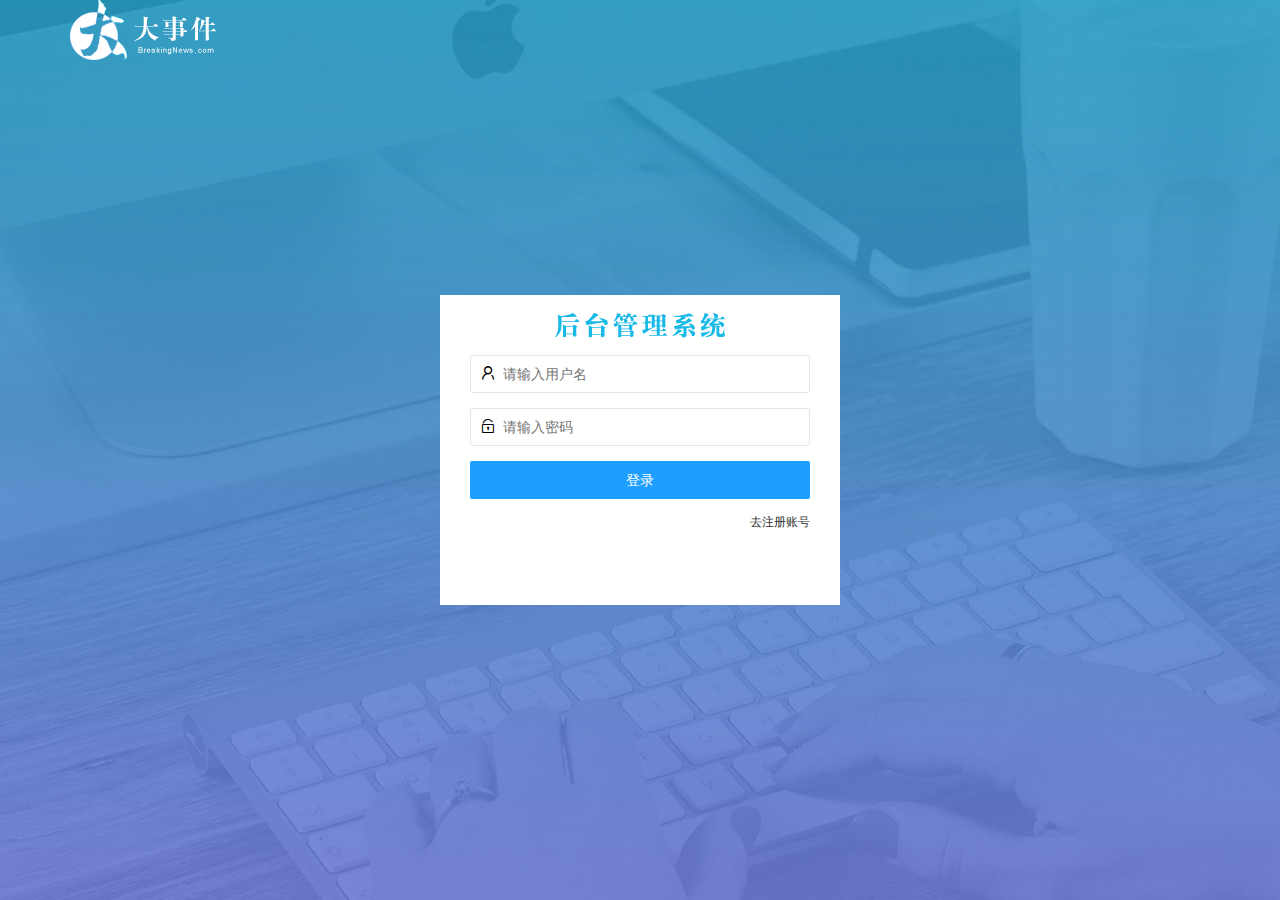
<file: login.html>
<!DOCTYPE html>
<html lang="en">
<head>
    <meta charset="UTF-8">
    <meta name="viewport" content="width=device-width, initial-scale=1.0">
    <meta http-equiv="X-UA-Compatible" content="ie=edge">
    <title>Document</title>
    <link rel="stylesheet" href="./assets/css/login.css">
    <link rel="stylesheet" href="./assets/lib/layui/css/layui.css">
</head>
<body>
    <!-- 头部logo区 -->
    <div class="layui-main">
        <img src="./assets/images/logo.png" alt=""/>
    </div>
    <!-- 登录注册区 -->
    <div class="loginAndRegBOX">
        <div class="title-box"></div>
        <!-- 登陆的div -->
        <div class="login-box">
            <form class="layui-form" id="form-login">
                <div class="layui-form-item">
                    <i class="layui-icon layui-icon-username"></i>                  
                    <input type="text" name="username" required  lay-verify="required" placeholder="请输入用户名" autocomplete="off" class="layui-input">
                </div>
                <div class="layui-form-item">
                    <i class="layui-icon layui-icon-password"></i>                  
                    <input type="password" name="password" required lay-verify="required|pwd" placeholder="请输入密码" autocomplete="off" class="layui-input">
                </div>
                <div class="layui-form-item">
                    <button class="layui-btn layui-btn-fluid layui-btn-normal" lay-submit>登录</button>
                </div>
                <div class="layui-form-item links">
                    <a href="javascript:;" id="link_reg">去注册账号</a>
                </div>
            </form>
        </div>
        <!-- 注册的div -->
        <div class="reg-box">
            <form class="layui-form" id="form-reg">
                <div class="layui-form-item">
                    <i class="layui-icon layui-icon-username"></i>                  
                    <input type="text" name="username" required  lay-verify="required" placeholder="请输入用户名"autocomplete="off" class="layui-input">
                </div>
                <div class="layui-form-item">
                    <i class="layui-icon layui-icon-password"></i>                  
                    <input type="password" name="password" required lay-verify="required|pwd" placeholder="请输入密码"autocomplete="off" class="layui-input">
                </div>
                <div class="layui-form-item">
                    <i class="layui-icon layui-icon-password"></i>                  
                   <input type="password" name="repassword" required lay-verify="required|pwd|repwd" placeholder="再次确认密码"autocomplete="off" class="layui-input">
                </div>
                <div class="layui-form-item">
                    <button class="layui-btn layui-btn-fluid layui-btn-normal" lay-submit>注册</button>
                </div>
                <div class="layui-form-item links">
                    <a href="javascript:;" id="link_login">去登录</a>
                </div>
            </form>
        </div>
    </div>
    <script src="/assets/lib/layui/layui.all.js"></script>    
    <script src="/assets/lib/jquery.js"></script>
    <script src="./assets/js/baseAPI.js"></script>
    <script src="./assets/js/login.js"></script>
        
</body>
</html>
</file>
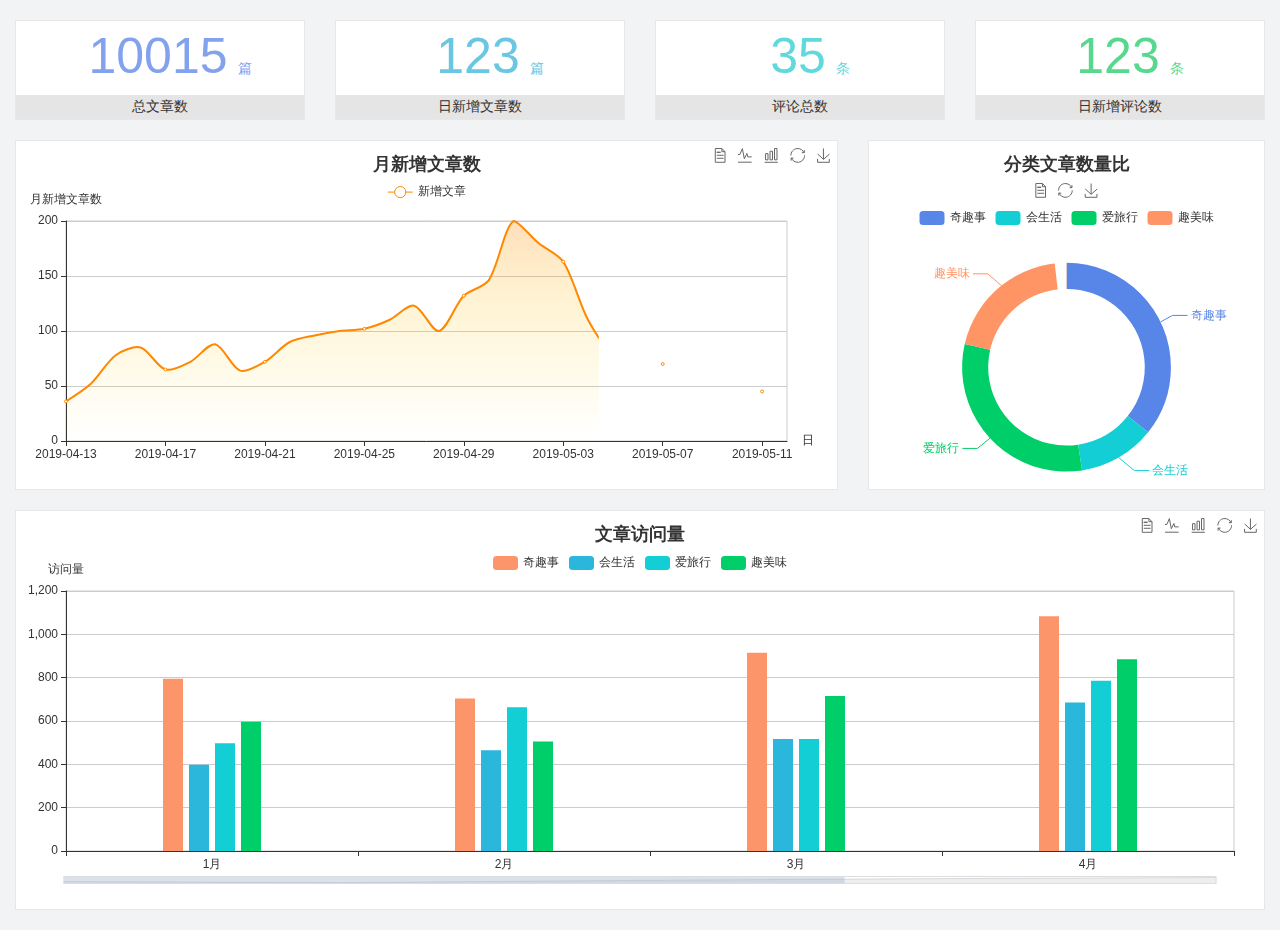
<file: home/dashboard.html>
<!DOCTYPE html>
<html lang="en">

<head>
  <meta charset="UTF-8">
  <meta name="viewport" content="width=device-width, initial-scale=1.0">
  <meta http-equiv="X-UA-Compatible" content="ie=edge">
  <title>图表统计</title>
  <link rel="stylesheet" href="../../assets/lib/bootstrap.css" />
  <link rel="stylesheet" href="../../assets/lib/main.css" />
  <script src="../../assets/lib/jquery.js"></script>
  <script type="text/javascript" src="../../assets/lib/echarts.min.js"></script>
</head>

<body>
  <div class="container-fluid">
    <div class="row spannel_list">
      <div class="col-sm-3 col-xs-6">
        <div class="spannel">
          <em>10015</em><span>篇</span>
          <b>总文章数</b>
        </div>
      </div>
      <div class="col-sm-3 col-xs-6">
        <div class="spannel scolor01">
          <em>123</em><span>篇</span>
          <b>日新增文章数</b>
        </div>
      </div>
      <div class="col-sm-3 col-xs-6">
        <div class="spannel scolor02">
          <em>35</em><span>条</span>
          <b>评论总数</b>
        </div>
      </div>
      <div class="col-sm-3 col-xs-6">
        <div class="spannel scolor03">
          <em>123</em><span>条</span>
          <b>日新增评论数</b>
        </div>
      </div>
    </div>
  </div>

  <div class="container-fluid">
    <div class="row curve-pie">
      <div class="col-lg-8 col-md-8">
        <div class="gragh_pannel" id="curve_show"></div>
      </div>
      <div class="col-lg-4 col-md-4">
        <div class="gragh_pannel" id="pie_show"></div>
      </div>
    </div>
  </div>

  <div class="container-fluid">
    <div class="column_pannel" id="column_show"></div>
  </div>

  <script>
    var oChart = echarts.init(document.getElementById('curve_show'));
    var aList_all = [
      { 'count': 36, 'date': '2019-04-13' },
      { 'count': 52, 'date': '2019-04-14' },
      { 'count': 78, 'date': '2019-04-15' },
      { 'count': 85, 'date': '2019-04-16' },
      { 'count': 65, 'date': '2019-04-17' },
      { 'count': 72, 'date': '2019-04-18' },
      { 'count': 88, 'date': '2019-04-19' },
      { 'count': 64, 'date': '2019-04-20' },
      { 'count': 72, 'date': '2019-04-21' },
      { 'count': 90, 'date': '2019-04-22' },
      { 'count': 96, 'date': '2019-04-23' },
      { 'count': 100, 'date': '2019-04-24' },
      { 'count': 102, 'date': '2019-04-25' },
      { 'count': 110, 'date': '2019-04-26' },
      { 'count': 123, 'date': '2019-04-27' },
      { 'count': 100, 'date': '2019-04-28' },
      { 'count': 132, 'date': '2019-04-29' },
      { 'count': 146, 'date': '2019-04-30' },
      { 'count': 200, 'date': '2019-05-01' },
      { 'count': 180, 'date': '2019-05-02' },
      { 'count': 163, 'date': '2019-05-03' },
      { 'count': 110, 'date': '2019-05-04' },
      { 'count': 80, 'date': '2019-05-05' },
      { 'count': 82, 'date': '2019-05-06' },
      { 'count': 70, 'date': '2019-05-07' },
      { 'count': 65, 'date': '2019-05-08' },
      { 'count': 54, 'date': '2019-05-09' },
      { 'count': 40, 'date': '2019-05-10' },
      { 'count': 45, 'date': '2019-05-11' },
      { 'count': 38, 'date': '2019-05-12' },
    ];

    let aCount = [];
    let aDate = [];

    for (var i = 0; i < aList_all.length; i++) {
      aCount.push(aList_all[i].count);
      aDate.push(aList_all[i].date);
    }

    var chartopt = {
      title: {
        text: '月新增文章数',
        left: 'center',
        top: '10'
      },
      tooltip: {
        trigger: 'axis'
      },
      legend: {
        data: ['新增文章'],
        top: '40'
      },
      toolbox: {
        show: true,
        feature: {
          mark: { show: true },
          dataView: { show: true, readOnly: false },
          magicType: { show: true, type: ['line', 'bar'] },
          restore: { show: true },
          saveAsImage: { show: true }
        }
      },
      calculable: true,
      xAxis: [
        {
          name: '日',
          type: 'category',
          boundaryGap: false,
          data: aDate
        }
      ],
      yAxis: [
        {
          name: '月新增文章数',
          type: 'value'
        }
      ],
      series: [
        {
          name: '新增文章',
          type: 'line',
          smooth: true,
          itemStyle: { normal: { areaStyle: { type: 'default' }, color: '#f80' }, lineStyle: { color: '#f80' } },
          data: aCount
        }],
      areaStyle: {
        normal: {
          color: new echarts.graphic.LinearGradient(0, 0, 0, 1, [{
            offset: 0,
            color: 'rgba(255,136,0,0.39)'
          }, {
            offset: .34,
            color: 'rgba(255,180,0,0.25)'
          }, {
            offset: 1,
            color: 'rgba(255,222,0,0.00)'
          }])

        }
      },
      grid: {
        show: true,
        x: 50,
        x2: 50,
        y: 80,
        height: 220
      }
    };

    oChart.setOption(chartopt);


    var oPie = echarts.init(document.getElementById('pie_show'));
    var oPieopt =
    {
      title: {
        top: 10,
        text: '分类文章数量比',
        x: 'center'
      },
      tooltip: {
        trigger: 'item',
        formatter: "{a} <br/>{b} : {c} ({d}%)"
      },
      color: ['#5885e8', '#13cfd5', '#00ce68', '#ff9565'],
      legend: {
        x: 'center',
        top: 65,
        data: ['奇趣事', '会生活', '爱旅行', '趣美味']
      },
      toolbox: {
        show: true,
        x: 'center',
        top: 35,
        feature: {
          mark: { show: true },
          dataView: { show: true, readOnly: false },
          magicType: {
            show: true,
            type: ['pie', 'funnel'],
            option: {
              funnel: {
                x: '25%',
                width: '50%',
                funnelAlign: 'left',
                max: 1548
              }
            }
          },
          restore: { show: true },
          saveAsImage: { show: true }
        }
      },
      calculable: true,
      series: [
        {
          name: '访问来源',
          type: 'pie',
          radius: ['45%', '60%'],
          center: ['50%', '65%'],
          data: [
            { value: 300, name: '奇趣事' },
            { value: 100, name: '会生活' },
            { value: 260, name: '爱旅行' },
            { value: 180, name: '趣美味' }
          ]
        }
      ]
    };
    oPie.setOption(oPieopt);



    var oColumn = this.echarts.init(document.getElementById('column_show'));
    var oColumnopt =
    {
      title: {
        text: '文章访问量',
        left: 'center',
        top: '10'
      },
      tooltip: {
        trigger: 'axis'
      },
      legend: {
        data: ['奇趣事', '会生活', '爱旅行', '趣美味'],
        top: '40'
      },
      toolbox: {
        show: true,
        feature: {
          mark: { show: true },
          dataView: { show: true, readOnly: false },
          magicType: { show: true, type: ['line', 'bar'] },
          restore: { show: true },
          saveAsImage: { show: true }
        }
      },
      calculable: true,
      xAxis: [
        {
          type: 'category',
          data: ['1月', '2月', '3月', '4月', '5月']
        }
      ],
      yAxis: [
        {
          name: '访问量',
          type: 'value'
        }
      ],
      series: [
        {
          name: '奇趣事',
          type: 'bar',
          barWidth: 20,
          itemStyle: {
            normal: { areaStyle: { type: 'default' }, color: '#fd956a' }
          },
          data: [800, 708, 920, 1090, 1200]
        },
        {
          name: '会生活',
          type: 'bar',
          barWidth: 20,
          itemStyle: {
            normal: { areaStyle: { type: 'default' }, color: '#2bb6db' }
          },
          data: [400, 468, 520, 690, 800]
        },
        {
          name: '爱旅行',
          type: 'bar',
          barWidth: 20,
          itemStyle: {
            normal: { areaStyle: { type: 'default' }, color: '#13cfd5' }
          },
          data: [500, 668, 520, 790, 900]
        },
        {
          name: '趣美味',
          type: 'bar',
          barWidth: 20,
          itemStyle: {
            normal: { areaStyle: { type: 'default' }, color: '#00ce68' }
          },
          data: [600, 508, 720, 890, 1000]
        }
      ],
      grid: {
        show: true,
        x: 50,
        x2: 30,
        y: 80,
        height: 260
      },
      dataZoom: [//给x轴设置滚动条
        {
          start: 0,//默认为0
          end: 100 - 1000 / 31,//默认为100
          type: 'slider',
          show: true,
          xAxisIndex: [0],
          handleSize: 0,//滑动条的 左右2个滑动条的大小
          height: 8,//组件高度
          left: 45, //左边的距离
          right: 50,//右边的距离
          bottom: 26,//右边的距离
          handleColor: '#ddd',//h滑动图标的颜色
          handleStyle: {
            borderColor: "#cacaca",
            borderWidth: "1",
            shadowBlur: 2,
            background: "#ddd",
            shadowColor: "#ddd",
          }
        }]
    };
    oColumn.setOption(oColumnopt);
  </script>
</body>

</html>
</file>
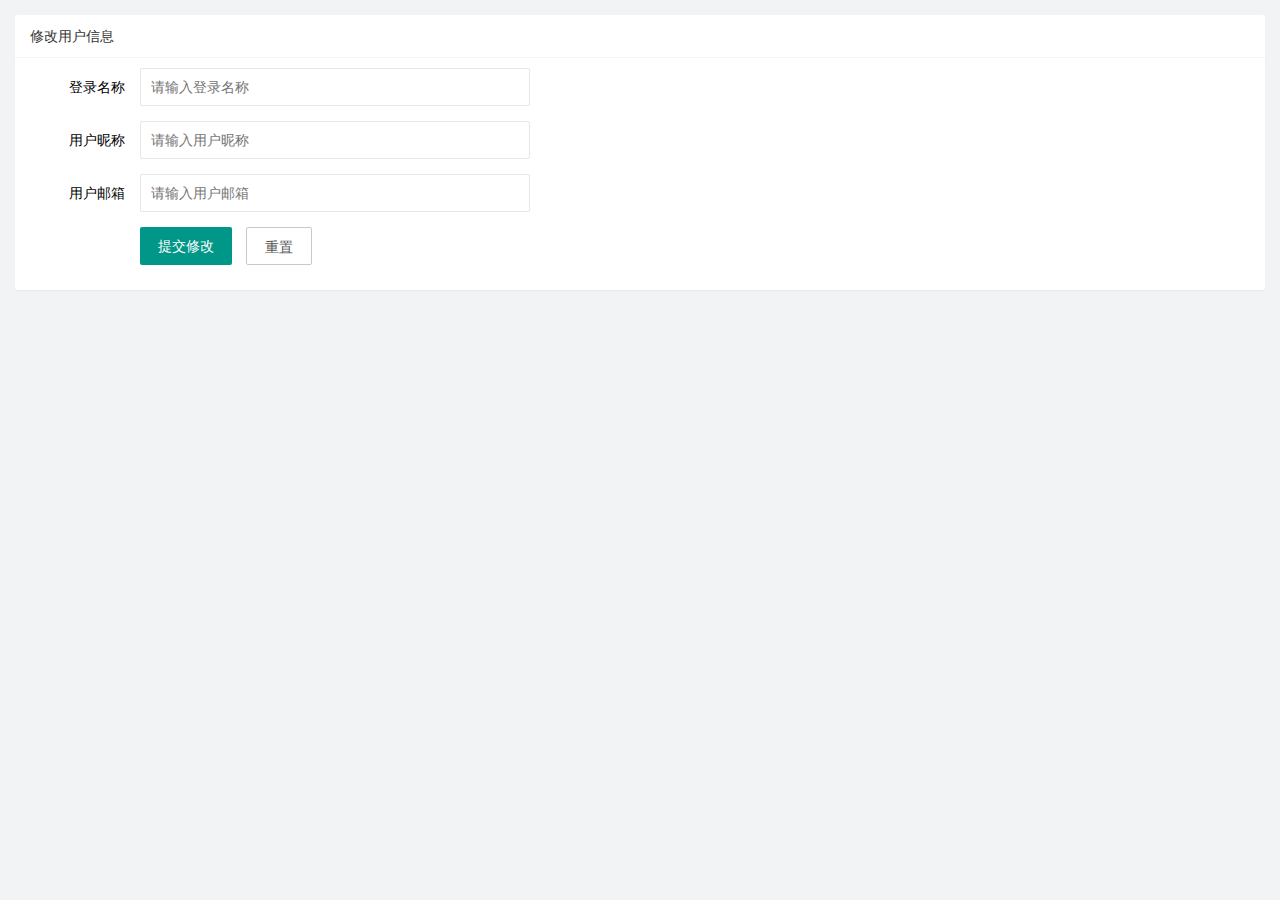
<file: user/user_info.html>
<!DOCTYPE html>
<html lang="en">
<head>
    <meta charset="UTF-8">
    <meta name="viewport" content="width=device-width, initial-scale=1.0">
    <meta http-equiv="X-UA-Compatible" content="ie=edge">
    <title>Document</title>
    <link rel="stylesheet" href="../assets/lib/layui/css/layui.css">
    <link rel="stylesheet" href="../assets/css/user/user_info.css">
    
</head>
<body>
    <!-- 卡片区 -->
    <div class="layui-card">
        <div class="layui-card-header">修改用户信息</div>
        <div class="layui-card-body">
            <form class="layui-form" lay-filter="formuserinfo">
                <!-- 这是隐藏域 -->
                <input type="hidden" name="id" value="" />
                <div class="layui-form-item">
                    <label class="layui-form-label">登录名称</label>
                    <div class="layui-input-block">
                       <input type="text" name="username" required  lay-verify="required" placeholder="请输入登录名称" autocomplete="off" class="layui-input" readonly>
                    </div>
                </div>
                <div class="layui-form-item">
                    <label class="layui-form-label">用户昵称</label>
                    <div class="layui-input-block">
                       <input type="text" name="nickname" required  lay-verify="required|nickname" placeholder="请输入用户昵称" autocomplete="off" class="layui-input">
                    </div>
                </div>
                <div class="layui-form-item">
                    <label class="layui-form-label">用户邮箱</label>
                    <div class="layui-input-block">
                       <input type="text" name="email" required  lay-verify="required|email" placeholder="请输入用户邮箱" autocomplete="off" class="layui-input">
                    </div>
                </div>
                <div class="layui-form-item">
                    <div class="layui-input-block">
                        <button class="layui-btn" lay-submit lay-filter="formDemo">提交修改</button>
                        <button type="reset" class="layui-btn layui-btn-primary" id="btnReset">重置</button>
                    </div>
                </div>
            </form>
        </div>
      </div>
      <script src="../assets/lib/layui/layui.all.js"></script>
      <script src="../assets/lib/jquery.js"></script>
      <script src="../assets/js/baseAPI.js"></script>      
      <script src="../assets/js/user/user_info.js"></script>
</body>
</html>
</file>
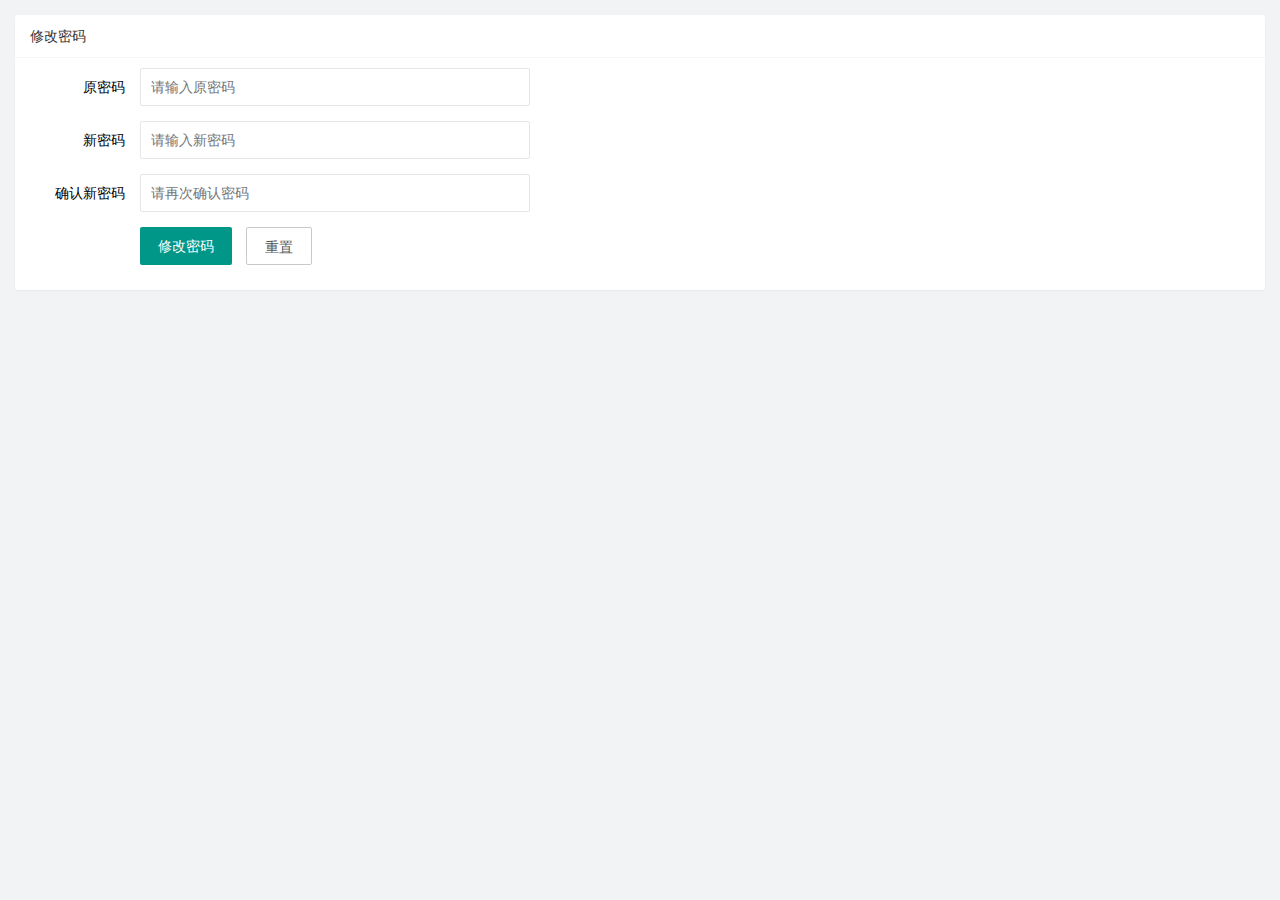
<file: user/user_pwd.html>
<!DOCTYPE html>
<html lang="en">
<head>
    <meta charset="UTF-8">
    <meta name="viewport" content="width=device-width, initial-scale=1.0">
    <meta http-equiv="X-UA-Compatible" content="ie=edge">
    <title>重置密码</title>
    <link rel="stylesheet" href="../assets/lib/layui/css/layui.css">
    <link rel="stylesheet" href="../assets/css/user/user_pwd.css">
</head>
<body>
    <!-- 卡片区域 -->
    <div class="layui-card">
        <div class="layui-card-header">修改密码</div>
        <div class="layui-card-body">
            <form class="layui-form">
                <div class="layui-form-item">
                    <label class="layui-form-label">原密码</label>
                    <div class="layui-input-block">
                       <input type="password" name="oldPwd" required  lay-verify="required|pwd" placeholder="请输入原密码" autocomplete="off" class="layui-input">
                    </div>
                </div>
                <div class="layui-form-item">
                    <label class="layui-form-label">新密码</label>
                    <div class="layui-input-block">
                       <input type="password" name="newPwd" required  lay-verify="required|pwd|samepwd" placeholder="请输入新密码" autocomplete="off" class="layui-input">
                    </div>
                </div>
                <div class="layui-form-item">
                    <label class="layui-form-label">确认新密码</label>
                    <div class="layui-input-block">
                       <input type="password" name="rePwd" required  lay-verify="required|pwd|repwd" placeholder="请再次确认密码" autocomplete="off" class="layui-input">
                    </div>
                </div>
                <div class="layui-form-item">
                    <div class="layui-input-block">
                        <button class="layui-btn" lay-submit lay-filter="formDemo">修改密码</button>
                        <button type="reset" class="layui-btn layui-btn-primary" id="btnReset">重置</button>
                    </div>
                </div>
            </form>
        </div>
    </div>   
    <script src="../assets/lib/layui/layui.all.js"></script>  
    <script src="../assets/lib/jquery.js"></script> 
    <script src="../assets/js/baseAPI.js"></script>
    <script src="../assets/js/user/user_pwd.js"></script>
</body>
</html>
</file>
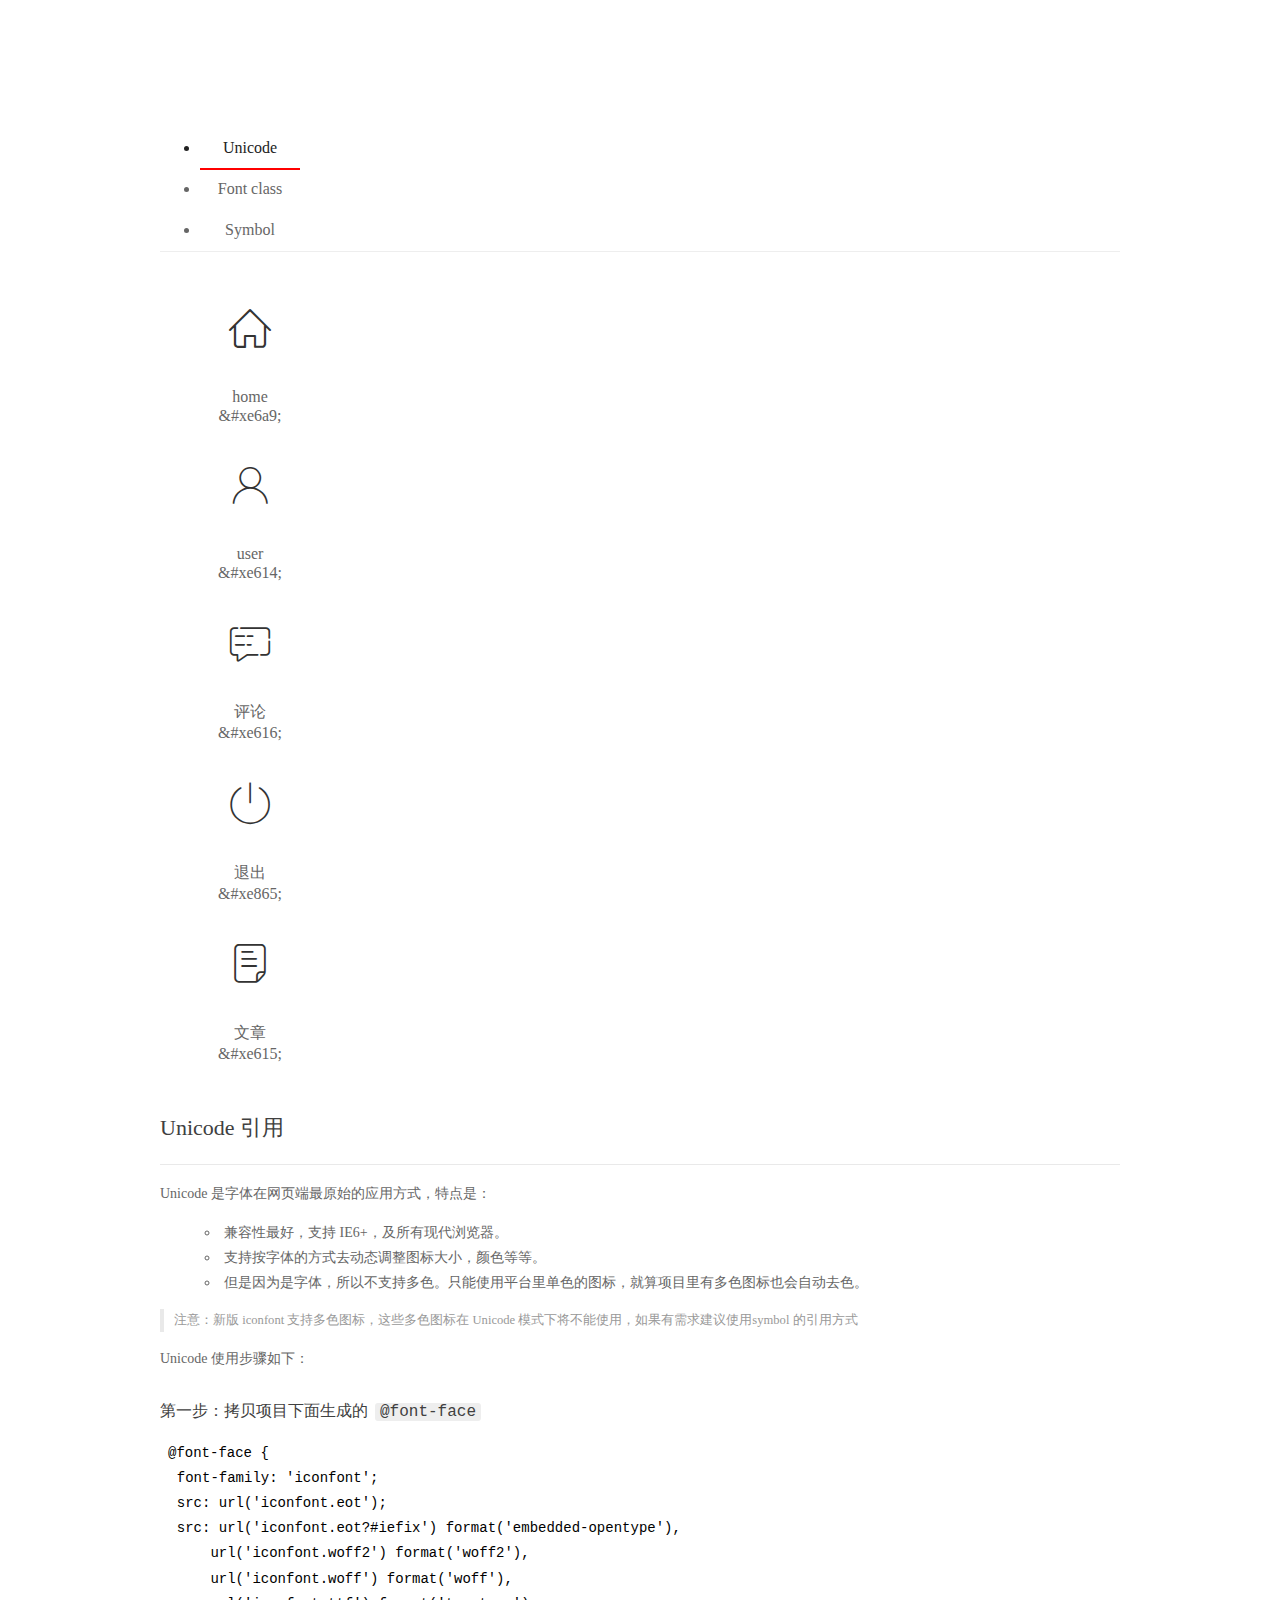
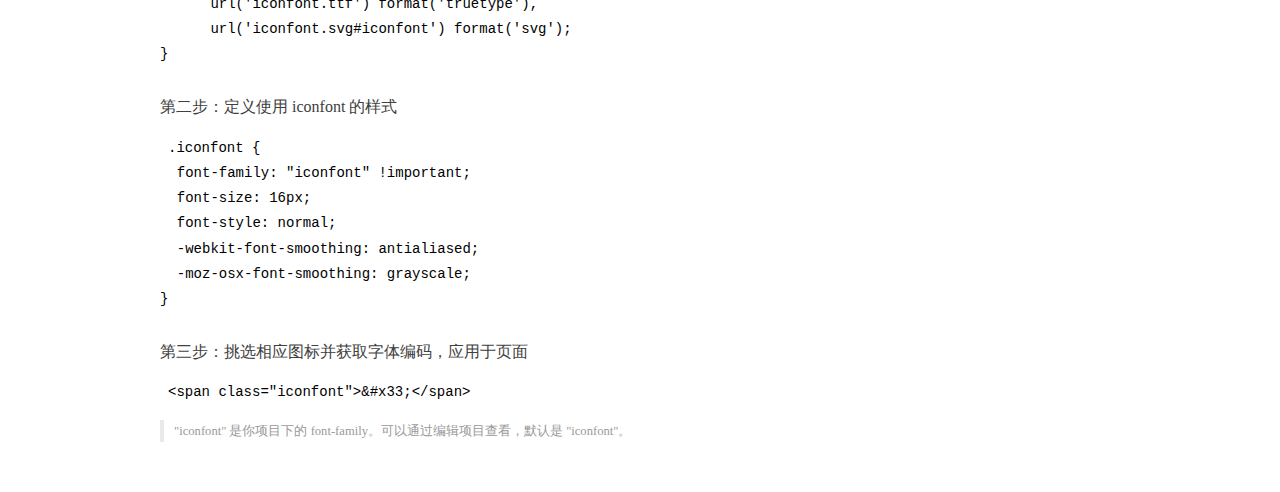
<file: assets/fonts/demo_index.html>
<!DOCTYPE html>
<html>
<head>
  <meta charset="utf-8"/>
  <title>IconFont Demo</title>
  <link rel="shortcut icon" href="https://gtms04.alicdn.com/tps/i4/TB1_oz6GVXXXXaFXpXXJDFnIXXX-64-64.ico" type="image/x-icon"/>
  <link rel="stylesheet" href="https://g.alicdn.com/thx/cube/1.3.2/cube.min.css">
  <link rel="stylesheet" href="demo.css">
  <link rel="stylesheet" href="iconfont.css">
  <script src="iconfont.js"></script>
  <!-- jQuery -->
  <script src="https://a1.alicdn.com/oss/uploads/2018/12/26/7bfddb60-08e8-11e9-9b04-53e73bb6408b.js"></script>
  <!-- 代码高亮 -->
  <script src="https://a1.alicdn.com/oss/uploads/2018/12/26/a3f714d0-08e6-11e9-8a15-ebf944d7534c.js"></script>
</head>
<body>
  <div class="main">
    <h1 class="logo"><a href="https://www.iconfont.cn/" title="iconfont 首页" target="_blank">&#xe86b;</a></h1>
    <div class="nav-tabs">
      <ul id="tabs" class="dib-box">
        <li class="dib active"><span>Unicode</span></li>
        <li class="dib"><span>Font class</span></li>
        <li class="dib"><span>Symbol</span></li>
      </ul>
      
    </div>
    <div class="tab-container">
      <div class="content unicode" style="display: block;">
          <ul class="icon_lists dib-box">
          
            <li class="dib">
              <span class="icon iconfont">&#xe6a9;</span>
                <div class="name">home</div>
                <div class="code-name">&amp;#xe6a9;</div>
              </li>
          
            <li class="dib">
              <span class="icon iconfont">&#xe614;</span>
                <div class="name">user</div>
                <div class="code-name">&amp;#xe614;</div>
              </li>
          
            <li class="dib">
              <span class="icon iconfont">&#xe616;</span>
                <div class="name">评论</div>
                <div class="code-name">&amp;#xe616;</div>
              </li>
          
            <li class="dib">
              <span class="icon iconfont">&#xe865;</span>
                <div class="name">退出</div>
                <div class="code-name">&amp;#xe865;</div>
              </li>
          
            <li class="dib">
              <span class="icon iconfont">&#xe615;</span>
                <div class="name">文章</div>
                <div class="code-name">&amp;#xe615;</div>
              </li>
          
          </ul>
          <div class="article markdown">
          <h2 id="unicode-">Unicode 引用</h2>
          <hr>

          <p>Unicode 是字体在网页端最原始的应用方式，特点是：</p>
          <ul>
            <li>兼容性最好，支持 IE6+，及所有现代浏览器。</li>
            <li>支持按字体的方式去动态调整图标大小，颜色等等。</li>
            <li>但是因为是字体，所以不支持多色。只能使用平台里单色的图标，就算项目里有多色图标也会自动去色。</li>
          </ul>
          <blockquote>
            <p>注意：新版 iconfont 支持多色图标，这些多色图标在 Unicode 模式下将不能使用，如果有需求建议使用symbol 的引用方式</p>
          </blockquote>
          <p>Unicode 使用步骤如下：</p>
          <h3 id="-font-face">第一步：拷贝项目下面生成的 <code>@font-face</code></h3>
<pre><code class="language-css"
>@font-face {
  font-family: 'iconfont';
  src: url('iconfont.eot');
  src: url('iconfont.eot?#iefix') format('embedded-opentype'),
      url('iconfont.woff2') format('woff2'),
      url('iconfont.woff') format('woff'),
      url('iconfont.ttf') format('truetype'),
      url('iconfont.svg#iconfont') format('svg');
}
</code></pre>
          <h3 id="-iconfont-">第二步：定义使用 iconfont 的样式</h3>
<pre><code class="language-css"
>.iconfont {
  font-family: "iconfont" !important;
  font-size: 16px;
  font-style: normal;
  -webkit-font-smoothing: antialiased;
  -moz-osx-font-smoothing: grayscale;
}
</code></pre>
          <h3 id="-">第三步：挑选相应图标并获取字体编码，应用于页面</h3>
<pre>
<code class="language-html"
>&lt;span class="iconfont"&gt;&amp;#x33;&lt;/span&gt;
</code></pre>
          <blockquote>
            <p>"iconfont" 是你项目下的 font-family。可以通过编辑项目查看，默认是 "iconfont"。</p>
          </blockquote>
          </div>
      </div>
      <div class="content font-class">
        <ul class="icon_lists dib-box">
          
          <li class="dib">
            <span class="icon iconfont icon-home"></span>
            <div class="name">
              home
            </div>
            <div class="code-name">.icon-home
            </div>
          </li>
          
          <li class="dib">
            <span class="icon iconfont icon-user"></span>
            <div class="name">
              user
            </div>
            <div class="code-name">.icon-user
            </div>
          </li>
          
          <li class="dib">
            <span class="icon iconfont icon-pinglun"></span>
            <div class="name">
              评论
            </div>
            <div class="code-name">.icon-pinglun
            </div>
          </li>
          
          <li class="dib">
            <span class="icon iconfont icon-tuichu"></span>
            <div class="name">
              退出
            </div>
            <div class="code-name">.icon-tuichu
            </div>
          </li>
          
          <li class="dib">
            <span class="icon iconfont icon-16"></span>
            <div class="name">
              文章
            </div>
            <div class="code-name">.icon-16
            </div>
          </li>
          
        </ul>
        <div class="article markdown">
        <h2 id="font-class-">font-class 引用</h2>
        <hr>

        <p>font-class 是 Unicode 使用方式的一种变种，主要是解决 Unicode 书写不直观，语意不明确的问题。</p>
        <p>与 Unicode 使用方式相比，具有如下特点：</p>
        <ul>
          <li>兼容性良好，支持 IE8+，及所有现代浏览器。</li>
          <li>相比于 Unicode 语意明确，书写更直观。可以很容易分辨这个 icon 是什么。</li>
          <li>因为使用 class 来定义图标，所以当要替换图标时，只需要修改 class 里面的 Unicode 引用。</li>
          <li>不过因为本质上还是使用的字体，所以多色图标还是不支持的。</li>
        </ul>
        <p>使用步骤如下：</p>
        <h3 id="-fontclass-">第一步：引入项目下面生成的 fontclass 代码：</h3>
<pre><code class="language-html">&lt;link rel="stylesheet" href="./iconfont.css"&gt;
</code></pre>
        <h3 id="-">第二步：挑选相应图标并获取类名，应用于页面：</h3>
<pre><code class="language-html">&lt;span class="iconfont icon-xxx"&gt;&lt;/span&gt;
</code></pre>
        <blockquote>
          <p>"
            iconfont" 是你项目下的 font-family。可以通过编辑项目查看，默认是 "iconfont"。</p>
        </blockquote>
      </div>
      </div>
      <div class="content symbol">
          <ul class="icon_lists dib-box">
          
            <li class="dib">
                <svg class="icon svg-icon" aria-hidden="true">
                  <use xlink:href="#icon-home"></use>
                </svg>
                <div class="name">home</div>
                <div class="code-name">#icon-home</div>
            </li>
          
            <li class="dib">
                <svg class="icon svg-icon" aria-hidden="true">
                  <use xlink:href="#icon-user"></use>
                </svg>
                <div class="name">user</div>
                <div class="code-name">#icon-user</div>
            </li>
          
            <li class="dib">
                <svg class="icon svg-icon" aria-hidden="true">
                  <use xlink:href="#icon-pinglun"></use>
                </svg>
                <div class="name">评论</div>
                <div class="code-name">#icon-pinglun</div>
            </li>
          
            <li class="dib">
                <svg class="icon svg-icon" aria-hidden="true">
                  <use xlink:href="#icon-tuichu"></use>
                </svg>
                <div class="name">退出</div>
                <div class="code-name">#icon-tuichu</div>
            </li>
          
            <li class="dib">
                <svg class="icon svg-icon" aria-hidden="true">
                  <use xlink:href="#icon-16"></use>
                </svg>
                <div class="name">文章</div>
                <div class="code-name">#icon-16</div>
            </li>
          
          </ul>
          <div class="article markdown">
          <h2 id="symbol-">Symbol 引用</h2>
          <hr>

          <p>这是一种全新的使用方式，应该说这才是未来的主流，也是平台目前推荐的用法。相关介绍可以参考这篇<a href="">文章</a>
            这种用法其实是做了一个 SVG 的集合，与另外两种相比具有如下特点：</p>
          <ul>
            <li>支持多色图标了，不再受单色限制。</li>
            <li>通过一些技巧，支持像字体那样，通过 <code>font-size</code>, <code>color</code> 来调整样式。</li>
            <li>兼容性较差，支持 IE9+，及现代浏览器。</li>
            <li>浏览器渲染 SVG 的性能一般，还不如 png。</li>
          </ul>
          <p>使用步骤如下：</p>
          <h3 id="-symbol-">第一步：引入项目下面生成的 symbol 代码：</h3>
<pre><code class="language-html">&lt;script src="./iconfont.js"&gt;&lt;/script&gt;
</code></pre>
          <h3 id="-css-">第二步：加入通用 CSS 代码（引入一次就行）：</h3>
<pre><code class="language-html">&lt;style&gt;
.icon {
  width: 1em;
  height: 1em;
  vertical-align: -0.15em;
  fill: currentColor;
  overflow: hidden;
}
&lt;/style&gt;
</code></pre>
          <h3 id="-">第三步：挑选相应图标并获取类名，应用于页面：</h3>
<pre><code class="language-html">&lt;svg class="icon" aria-hidden="true"&gt;
  &lt;use xlink:href="#icon-xxx"&gt;&lt;/use&gt;
&lt;/svg&gt;
</code></pre>
          </div>
      </div>

    </div>
  </div>
  <script>
  $(document).ready(function () {
      $('.tab-container .content:first').show()

      $('#tabs li').click(function (e) {
        var tabContent = $('.tab-container .content')
        var index = $(this).index()

        if ($(this).hasClass('active')) {
          return
        } else {
          $('#tabs li').removeClass('active')
          $(this).addClass('active')

          tabContent.hide().eq(index).fadeIn()
        }
      })
    })
  </script>
</body>
</html>
</file>
<file: assets/css/login.css>
html,
body{
    margin: 0;
    padding: 0;
    height: 100%;
    width: 100%;
    background: url(../images/login_bg.jpg) no-repeat center;
    background-size: cover;
}
.loginAndRegBOX{
    width: 400px;
    height: 310px;
    background-color: #fff;
    position: absolute;
    left: 50%;
    top: 50%;
    transform: translate(-50%, -50%);
}
.title-box{
    height: 60px;
    background: url(../images/login_title.png) no-repeat center;    
}
.reg-box{
    display: none;
}
.layui-form{
    padding: 0 30px;
}
.links{
    display: flex;
    justify-content: flex-end;
}
.links a{
    font-size: 12px;
}
.layui-form-item{
    position: relative;
}
.layui-icon{
    position: absolute;
    left: 10px;
    top: 10px;
}
.layui-input{
    padding-left: 32px !important;
}
</file>
<file: assets/lib/layui/css/layui.css>
/** layui-v2.5.5 MIT License By https://www.layui.com */
 .layui-inline,img{display:inline-block;vertical-align:middle}h1,h2,h3,h4,h5,h6{font-weight:400}.layui-edge,.layui-header,.layui-inline,.layui-main{position:relative}.layui-body,.layui-edge,.layui-elip{overflow:hidden}.layui-btn,.layui-edge,.layui-inline,img{vertical-align:middle}.layui-btn,.layui-disabled,.layui-icon,.layui-unselect{-moz-user-select:none;-webkit-user-select:none;-ms-user-select:none}.layui-elip,.layui-form-checkbox span,.layui-form-pane .layui-form-label{text-overflow:ellipsis;white-space:nowrap}.layui-breadcrumb,.layui-tree-btnGroup{visibility:hidden}blockquote,body,button,dd,div,dl,dt,form,h1,h2,h3,h4,h5,h6,input,li,ol,p,pre,td,textarea,th,ul{margin:0;padding:0;-webkit-tap-highlight-color:rgba(0,0,0,0)}a:active,a:hover{outline:0}img{border:none}li{list-style:none}table{border-collapse:collapse;border-spacing:0}h4,h5,h6{font-size:100%}button,input,optgroup,option,select,textarea{font-family:inherit;font-size:inherit;font-style:inherit;font-weight:inherit;outline:0}pre{white-space:pre-wrap;white-space:-moz-pre-wrap;white-space:-pre-wrap;white-space:-o-pre-wrap;word-wrap:break-word}body{line-height:24px;font:14px Helvetica Neue,Helvetica,PingFang SC,Tahoma,Arial,sans-serif}hr{height:1px;margin:10px 0;border:0;clear:both}a{color:#333;text-decoration:none}a:hover{color:#777}a cite{font-style:normal;*cursor:pointer}.layui-border-box,.layui-border-box *{box-sizing:border-box}.layui-box,.layui-box *{box-sizing:content-box}.layui-clear{clear:both;*zoom:1}.layui-clear:after{content:'\20';clear:both;*zoom:1;display:block;height:0}.layui-inline{*display:inline;*zoom:1}.layui-edge{display:inline-block;width:0;height:0;border-width:6px;border-style:dashed;border-color:transparent}.layui-edge-top{top:-4px;border-bottom-color:#999;border-bottom-style:solid}.layui-edge-right{border-left-color:#999;border-left-style:solid}.layui-edge-bottom{top:2px;border-top-color:#999;border-top-style:solid}.layui-edge-left{border-right-color:#999;border-right-style:solid}.layui-disabled,.layui-disabled:hover{color:#d2d2d2!important;cursor:not-allowed!important}.layui-circle{border-radius:100%}.layui-show{display:block!important}.layui-hide{display:none!important}@font-face{font-family:layui-icon;src:url(../font/iconfont.eot?v=250);src:url(../font/iconfont.eot?v=250#iefix) format('embedded-opentype'),url(../font/iconfont.woff2?v=250) format('woff2'),url(../font/iconfont.woff?v=250) format('woff'),url(../font/iconfont.ttf?v=250) format('truetype'),url(../font/iconfont.svg?v=250#layui-icon) format('svg')}.layui-icon{font-family:layui-icon!important;font-size:16px;font-style:normal;-webkit-font-smoothing:antialiased;-moz-osx-font-smoothing:grayscale}.layui-icon-reply-fill:before{content:"\e611"}.layui-icon-set-fill:before{content:"\e614"}.layui-icon-menu-fill:before{content:"\e60f"}.layui-icon-search:before{content:"\e615"}.layui-icon-share:before{content:"\e641"}.layui-icon-set-sm:before{content:"\e620"}.layui-icon-engine:before{content:"\e628"}.layui-icon-close:before{content:"\1006"}.layui-icon-close-fill:before{content:"\1007"}.layui-icon-chart-screen:before{content:"\e629"}.layui-icon-star:before{content:"\e600"}.layui-icon-circle-dot:before{content:"\e617"}.layui-icon-chat:before{content:"\e606"}.layui-icon-release:before{content:"\e609"}.layui-icon-list:before{content:"\e60a"}.layui-icon-chart:before{content:"\e62c"}.layui-icon-ok-circle:before{content:"\1005"}.layui-icon-layim-theme:before{content:"\e61b"}.layui-icon-table:before{content:"\e62d"}.layui-icon-right:before{content:"\e602"}.layui-icon-left:before{content:"\e603"}.layui-icon-cart-simple:before{content:"\e698"}.layui-icon-face-cry:before{content:"\e69c"}.layui-icon-face-smile:before{content:"\e6af"}.layui-icon-survey:before{content:"\e6b2"}.layui-icon-tree:before{content:"\e62e"}.layui-icon-upload-circle:before{content:"\e62f"}.layui-icon-add-circle:before{content:"\e61f"}.layui-icon-download-circle:before{content:"\e601"}.layui-icon-templeate-1:before{content:"\e630"}.layui-icon-util:before{content:"\e631"}.layui-icon-face-surprised:before{content:"\e664"}.layui-icon-edit:before{content:"\e642"}.layui-icon-speaker:before{content:"\e645"}.layui-icon-down:before{content:"\e61a"}.layui-icon-file:before{content:"\e621"}.layui-icon-layouts:before{content:"\e632"}.layui-icon-rate-half:before{content:"\e6c9"}.layui-icon-add-circle-fine:before{content:"\e608"}.layui-icon-prev-circle:before{content:"\e633"}.layui-icon-read:before{content:"\e705"}.layui-icon-404:before{content:"\e61c"}.layui-icon-carousel:before{content:"\e634"}.layui-icon-help:before{content:"\e607"}.layui-icon-code-circle:before{content:"\e635"}.layui-icon-water:before{content:"\e636"}.layui-icon-username:before{content:"\e66f"}.layui-icon-find-fill:before{content:"\e670"}.layui-icon-about:before{content:"\e60b"}.layui-icon-location:before{content:"\e715"}.layui-icon-up:before{content:"\e619"}.layui-icon-pause:before{content:"\e651"}.layui-icon-date:before{content:"\e637"}.layui-icon-layim-uploadfile:before{content:"\e61d"}.layui-icon-delete:before{content:"\e640"}.layui-icon-play:before{content:"\e652"}.layui-icon-top:before{content:"\e604"}.layui-icon-friends:before{content:"\e612"}.layui-icon-refresh-3:before{content:"\e9aa"}.layui-icon-ok:before{content:"\e605"}.layui-icon-layer:before{content:"\e638"}.layui-icon-face-smile-fine:before{content:"\e60c"}.layui-icon-dollar:before{content:"\e659"}.layui-icon-group:before{content:"\e613"}.layui-icon-layim-download:before{content:"\e61e"}.layui-icon-picture-fine:before{content:"\e60d"}.layui-icon-link:before{content:"\e64c"}.layui-icon-diamond:before{content:"\e735"}.layui-icon-log:before{content:"\e60e"}.layui-icon-rate-solid:before{content:"\e67a"}.layui-icon-fonts-del:before{content:"\e64f"}.layui-icon-unlink:before{content:"\e64d"}.layui-icon-fonts-clear:before{content:"\e639"}.layui-icon-triangle-r:before{content:"\e623"}.layui-icon-circle:before{content:"\e63f"}.layui-icon-radio:before{content:"\e643"}.layui-icon-align-center:before{content:"\e647"}.layui-icon-align-right:before{content:"\e648"}.layui-icon-align-left:before{content:"\e649"}.layui-icon-loading-1:before{content:"\e63e"}.layui-icon-return:before{content:"\e65c"}.layui-icon-fonts-strong:before{content:"\e62b"}.layui-icon-upload:before{content:"\e67c"}.layui-icon-dialogue:before{content:"\e63a"}.layui-icon-video:before{content:"\e6ed"}.layui-icon-headset:before{content:"\e6fc"}.layui-icon-cellphone-fine:before{content:"\e63b"}.layui-icon-add-1:before{content:"\e654"}.layui-icon-face-smile-b:before{content:"\e650"}.layui-icon-fonts-html:before{content:"\e64b"}.layui-icon-form:before{content:"\e63c"}.layui-icon-cart:before{content:"\e657"}.layui-icon-camera-fill:before{content:"\e65d"}.layui-icon-tabs:before{content:"\e62a"}.layui-icon-fonts-code:before{content:"\e64e"}.layui-icon-fire:before{content:"\e756"}.layui-icon-set:before{content:"\e716"}.layui-icon-fonts-u:before{content:"\e646"}.layui-icon-triangle-d:before{content:"\e625"}.layui-icon-tips:before{content:"\e702"}.layui-icon-picture:before{content:"\e64a"}.layui-icon-more-vertical:before{content:"\e671"}.layui-icon-flag:before{content:"\e66c"}.layui-icon-loading:before{content:"\e63d"}.layui-icon-fonts-i:before{content:"\e644"}.layui-icon-refresh-1:before{content:"\e666"}.layui-icon-rmb:before{content:"\e65e"}.layui-icon-home:before{content:"\e68e"}.layui-icon-user:before{content:"\e770"}.layui-icon-notice:before{content:"\e667"}.layui-icon-login-weibo:before{content:"\e675"}.layui-icon-voice:before{content:"\e688"}.layui-icon-upload-drag:before{content:"\e681"}.layui-icon-login-qq:before{content:"\e676"}.layui-icon-snowflake:before{content:"\e6b1"}.layui-icon-file-b:before{content:"\e655"}.layui-icon-template:before{content:"\e663"}.layui-icon-auz:before{content:"\e672"}.layui-icon-console:before{content:"\e665"}.layui-icon-app:before{content:"\e653"}.layui-icon-prev:before{content:"\e65a"}.layui-icon-website:before{content:"\e7ae"}.layui-icon-next:before{content:"\e65b"}.layui-icon-component:before{content:"\e857"}.layui-icon-more:before{content:"\e65f"}.layui-icon-login-wechat:before{content:"\e677"}.layui-icon-shrink-right:before{content:"\e668"}.layui-icon-spread-left:before{content:"\e66b"}.layui-icon-camera:before{content:"\e660"}.layui-icon-note:before{content:"\e66e"}.layui-icon-refresh:before{content:"\e669"}.layui-icon-female:before{content:"\e661"}.layui-icon-male:before{content:"\e662"}.layui-icon-password:before{content:"\e673"}.layui-icon-senior:before{content:"\e674"}.layui-icon-theme:before{content:"\e66a"}.layui-icon-tread:before{content:"\e6c5"}.layui-icon-praise:before{content:"\e6c6"}.layui-icon-star-fill:before{content:"\e658"}.layui-icon-rate:before{content:"\e67b"}.layui-icon-template-1:before{content:"\e656"}.layui-icon-vercode:before{content:"\e679"}.layui-icon-cellphone:before{content:"\e678"}.layui-icon-screen-full:before{content:"\e622"}.layui-icon-screen-restore:before{content:"\e758"}.layui-icon-cols:before{content:"\e610"}.layui-icon-export:before{content:"\e67d"}.layui-icon-print:before{content:"\e66d"}.layui-icon-slider:before{content:"\e714"}.layui-icon-addition:before{content:"\e624"}.layui-icon-subtraction:before{content:"\e67e"}.layui-icon-service:before{content:"\e626"}.layui-icon-transfer:before{content:"\e691"}.layui-main{width:1140px;margin:0 auto}.layui-header{z-index:1000;height:60px}.layui-header a:hover{transition:all .5s;-webkit-transition:all .5s}.layui-side{position:fixed;left:0;top:0;bottom:0;z-index:999;width:200px;overflow-x:hidden}.layui-side-scroll{position:relative;width:220px;height:100%;overflow-x:hidden}.layui-body{position:absolute;left:200px;right:0;top:0;bottom:0;z-index:998;width:auto;overflow-y:auto;box-sizing:border-box}.layui-layout-body{overflow:hidden}.layui-layout-admin .layui-header{background-color:#23262E}.layui-layout-admin .layui-side{top:60px;width:200px;overflow-x:hidden}.layui-layout-admin .layui-body{position:fixed;top:60px;bottom:44px}.layui-layout-admin .layui-main{width:auto;margin:0 15px}.layui-layout-admin .layui-footer{position:fixed;left:200px;right:0;bottom:0;height:44px;line-height:44px;padding:0 15px;background-color:#eee}.layui-layout-admin .layui-logo{position:absolute;left:0;top:0;width:200px;height:100%;line-height:60px;text-align:center;color:#009688;font-size:16px}.layui-layout-admin .layui-header .layui-nav{background:0 0}.layui-layout-left{position:absolute!important;left:200px;top:0}.layui-layout-right{position:absolute!important;right:0;top:0}.layui-container{position:relative;margin:0 auto;padding:0 15px;box-sizing:border-box}.layui-fluid{position:relative;margin:0 auto;padding:0 15px}.layui-row:after,.layui-row:before{content:'';display:block;clear:both}.layui-col-lg1,.layui-col-lg10,.layui-col-lg11,.layui-col-lg12,.layui-col-lg2,.layui-col-lg3,.layui-col-lg4,.layui-col-lg5,.layui-col-lg6,.layui-col-lg7,.layui-col-lg8,.layui-col-lg9,.layui-col-md1,.layui-col-md10,.layui-col-md11,.layui-col-md12,.layui-col-md2,.layui-col-md3,.layui-col-md4,.layui-col-md5,.layui-col-md6,.layui-col-md7,.layui-col-md8,.layui-col-md9,.layui-col-sm1,.layui-col-sm10,.layui-col-sm11,.layui-col-sm12,.layui-col-sm2,.layui-col-sm3,.layui-col-sm4,.layui-col-sm5,.layui-col-sm6,.layui-col-sm7,.layui-col-sm8,.layui-col-sm9,.layui-col-xs1,.layui-col-xs10,.layui-col-xs11,.layui-col-xs12,.layui-col-xs2,.layui-col-xs3,.layui-col-xs4,.layui-col-xs5,.layui-col-xs6,.layui-col-xs7,.layui-col-xs8,.layui-col-xs9{position:relative;display:block;box-sizing:border-box}.layui-col-xs1,.layui-col-xs10,.layui-col-xs11,.layui-col-xs12,.layui-col-xs2,.layui-col-xs3,.layui-col-xs4,.layui-col-xs5,.layui-col-xs6,.layui-col-xs7,.layui-col-xs8,.layui-col-xs9{float:left}.layui-col-xs1{width:8.33333333%}.layui-col-xs2{width:16.66666667%}.layui-col-xs3{width:25%}.layui-col-xs4{width:33.33333333%}.layui-col-xs5{width:41.66666667%}.layui-col-xs6{width:50%}.layui-col-xs7{width:58.33333333%}.layui-col-xs8{width:66.66666667%}.layui-col-xs9{width:75%}.layui-col-xs10{width:83.33333333%}.layui-col-xs11{width:91.66666667%}.layui-col-xs12{width:100%}.layui-col-xs-offset1{margin-left:8.33333333%}.layui-col-xs-offset2{margin-left:16.66666667%}.layui-col-xs-offset3{margin-left:25%}.layui-col-xs-offset4{margin-left:33.33333333%}.layui-col-xs-offset5{margin-left:41.66666667%}.layui-col-xs-offset6{margin-left:50%}.layui-col-xs-offset7{margin-left:58.33333333%}.layui-col-xs-offset8{margin-left:66.66666667%}.layui-col-xs-offset9{margin-left:75%}.layui-col-xs-offset10{margin-left:83.33333333%}.layui-col-xs-offset11{margin-left:91.66666667%}.layui-col-xs-offset12{margin-left:100%}@media screen and (max-width:768px){.layui-hide-xs{display:none!important}.layui-show-xs-block{display:block!important}.layui-show-xs-inline{display:inline!important}.layui-show-xs-inline-block{display:inline-block!important}}@media screen and (min-width:768px){.layui-container{width:750px}.layui-hide-sm{display:none!important}.layui-show-sm-block{display:block!important}.layui-show-sm-inline{display:inline!important}.layui-show-sm-inline-block{display:inline-block!important}.layui-col-sm1,.layui-col-sm10,.layui-col-sm11,.layui-col-sm12,.layui-col-sm2,.layui-col-sm3,.layui-col-sm4,.layui-col-sm5,.layui-col-sm6,.layui-col-sm7,.layui-col-sm8,.layui-col-sm9{float:left}.layui-col-sm1{width:8.33333333%}.layui-col-sm2{width:16.66666667%}.layui-col-sm3{width:25%}.layui-col-sm4{width:33.33333333%}.layui-col-sm5{width:41.66666667%}.layui-col-sm6{width:50%}.layui-col-sm7{width:58.33333333%}.layui-col-sm8{width:66.66666667%}.layui-col-sm9{width:75%}.layui-col-sm10{width:83.33333333%}.layui-col-sm11{width:91.66666667%}.layui-col-sm12{width:100%}.layui-col-sm-offset1{margin-left:8.33333333%}.layui-col-sm-offset2{margin-left:16.66666667%}.layui-col-sm-offset3{margin-left:25%}.layui-col-sm-offset4{margin-left:33.33333333%}.layui-col-sm-offset5{margin-left:41.66666667%}.layui-col-sm-offset6{margin-left:50%}.layui-col-sm-offset7{margin-left:58.33333333%}.layui-col-sm-offset8{margin-left:66.66666667%}.layui-col-sm-offset9{margin-left:75%}.layui-col-sm-offset10{margin-left:83.33333333%}.layui-col-sm-offset11{margin-left:91.66666667%}.layui-col-sm-offset12{margin-left:100%}}@media screen and (min-width:992px){.layui-container{width:970px}.layui-hide-md{display:none!important}.layui-show-md-block{display:block!important}.layui-show-md-inline{display:inline!important}.layui-show-md-inline-block{display:inline-block!important}.layui-col-md1,.layui-col-md10,.layui-col-md11,.layui-col-md12,.layui-col-md2,.layui-col-md3,.layui-col-md4,.layui-col-md5,.layui-col-md6,.layui-col-md7,.layui-col-md8,.layui-col-md9{float:left}.layui-col-md1{width:8.33333333%}.layui-col-md2{width:16.66666667%}.layui-col-md3{width:25%}.layui-col-md4{width:33.33333333%}.layui-col-md5{width:41.66666667%}.layui-col-md6{width:50%}.layui-col-md7{width:58.33333333%}.layui-col-md8{width:66.66666667%}.layui-col-md9{width:75%}.layui-col-md10{width:83.33333333%}.layui-col-md11{width:91.66666667%}.layui-col-md12{width:100%}.layui-col-md-offset1{margin-left:8.33333333%}.layui-col-md-offset2{margin-left:16.66666667%}.layui-col-md-offset3{margin-left:25%}.layui-col-md-offset4{margin-left:33.33333333%}.layui-col-md-offset5{margin-left:41.66666667%}.layui-col-md-offset6{margin-left:50%}.layui-col-md-offset7{margin-left:58.33333333%}.layui-col-md-offset8{margin-left:66.66666667%}.layui-col-md-offset9{margin-left:75%}.layui-col-md-offset10{margin-left:83.33333333%}.layui-col-md-offset11{margin-left:91.66666667%}.layui-col-md-offset12{margin-left:100%}}@media screen and (min-width:1200px){.layui-container{width:1170px}.layui-hide-lg{display:none!important}.layui-show-lg-block{display:block!important}.layui-show-lg-inline{display:inline!important}.layui-show-lg-inline-block{display:inline-block!important}.layui-col-lg1,.layui-col-lg10,.layui-col-lg11,.layui-col-lg12,.layui-col-lg2,.layui-col-lg3,.layui-col-lg4,.layui-col-lg5,.layui-col-lg6,.layui-col-lg7,.layui-col-lg8,.layui-col-lg9{float:left}.layui-col-lg1{width:8.33333333%}.layui-col-lg2{width:16.66666667%}.layui-col-lg3{width:25%}.layui-col-lg4{width:33.33333333%}.layui-col-lg5{width:41.66666667%}.layui-col-lg6{width:50%}.layui-col-lg7{width:58.33333333%}.layui-col-lg8{width:66.66666667%}.layui-col-lg9{width:75%}.layui-col-lg10{width:83.33333333%}.layui-col-lg11{width:91.66666667%}.layui-col-lg12{width:100%}.layui-col-lg-offset1{margin-left:8.33333333%}.layui-col-lg-offset2{margin-left:16.66666667%}.layui-col-lg-offset3{margin-left:25%}.layui-col-lg-offset4{margin-left:33.33333333%}.layui-col-lg-offset5{margin-left:41.66666667%}.layui-col-lg-offset6{margin-left:50%}.layui-col-lg-offset7{margin-left:58.33333333%}.layui-col-lg-offset8{margin-left:66.66666667%}.layui-col-lg-offset9{margin-left:75%}.layui-col-lg-offset10{margin-left:83.33333333%}.layui-col-lg-offset11{margin-left:91.66666667%}.layui-col-lg-offset12{margin-left:100%}}.layui-col-space1{margin:-.5px}.layui-col-space1>*{padding:.5px}.layui-col-space3{margin:-1.5px}.layui-col-space3>*{padding:1.5px}.layui-col-space5{margin:-2.5px}.layui-col-space5>*{padding:2.5px}.layui-col-space8{margin:-3.5px}.layui-col-space8>*{padding:3.5px}.layui-col-space10{margin:-5px}.layui-col-space10>*{padding:5px}.layui-col-space12{margin:-6px}.layui-col-space12>*{padding:6px}.layui-col-space15{margin:-7.5px}.layui-col-space15>*{padding:7.5px}.layui-col-space18{margin:-9px}.layui-col-space18>*{padding:9px}.layui-col-space20{margin:-10px}.layui-col-space20>*{padding:10px}.layui-col-space22{margin:-11px}.layui-col-space22>*{padding:11px}.layui-col-space25{margin:-12.5px}.layui-col-space25>*{padding:12.5px}.layui-col-space30{margin:-15px}.layui-col-space30>*{padding:15px}.layui-btn,.layui-input,.layui-select,.layui-textarea,.layui-upload-button{outline:0;-webkit-appearance:none;transition:all .3s;-webkit-transition:all .3s;box-sizing:border-box}.layui-elem-quote{margin-bottom:10px;padding:15px;line-height:22px;border-left:5px solid #009688;border-radius:0 2px 2px 0;background-color:#f2f2f2}.layui-quote-nm{border-style:solid;border-width:1px 1px 1px 5px;background:0 0}.layui-elem-field{margin-bottom:10px;padding:0;border-width:1px;border-style:solid}.layui-elem-field legend{margin-left:20px;padding:0 10px;font-size:20px;font-weight:300}.layui-field-title{margin:10px 0 20px;border-width:1px 0 0}.layui-field-box{padding:10px 15px}.layui-field-title .layui-field-box{padding:10px 0}.layui-progress{position:relative;height:6px;border-radius:20px;background-color:#e2e2e2}.layui-progress-bar{position:absolute;left:0;top:0;width:0;max-width:100%;height:6px;border-radius:20px;text-align:right;background-color:#5FB878;transition:all .3s;-webkit-transition:all .3s}.layui-progress-big,.layui-progress-big .layui-progress-bar{height:18px;line-height:18px}.layui-progress-text{position:relative;top:-20px;line-height:18px;font-size:12px;color:#666}.layui-progress-big .layui-progress-text{position:static;padding:0 10px;color:#fff}.layui-collapse{border-width:1px;border-style:solid;border-radius:2px}.layui-colla-content,.layui-colla-item{border-top-width:1px;border-top-style:solid}.layui-colla-item:first-child{border-top:none}.layui-colla-title{position:relative;height:42px;line-height:42px;padding:0 15px 0 35px;color:#333;background-color:#f2f2f2;cursor:pointer;font-size:14px;overflow:hidden}.layui-colla-content{display:none;padding:10px 15px;line-height:22px;color:#666}.layui-colla-icon{position:absolute;left:15px;top:0;font-size:14px}.layui-card{margin-bottom:15px;border-radius:2px;background-color:#fff;box-shadow:0 1px 2px 0 rgba(0,0,0,.05)}.layui-card:last-child{margin-bottom:0}.layui-card-header{position:relative;height:42px;line-height:42px;padding:0 15px;border-bottom:1px solid #f6f6f6;color:#333;border-radius:2px 2px 0 0;font-size:14px}.layui-bg-black,.layui-bg-blue,.layui-bg-cyan,.layui-bg-green,.layui-bg-orange,.layui-bg-red{color:#fff!important}.layui-card-body{position:relative;padding:10px 15px;line-height:24px}.layui-card-body[pad15]{padding:15px}.layui-card-body[pad20]{padding:20px}.layui-card-body .layui-table{margin:5px 0}.layui-card .layui-tab{margin:0}.layui-panel-window{position:relative;padding:15px;border-radius:0;border-top:5px solid #E6E6E6;background-color:#fff}.layui-auxiliar-moving{position:fixed;left:0;right:0;top:0;bottom:0;width:100%;height:100%;background:0 0;z-index:9999999999}.layui-form-label,.layui-form-mid,.layui-form-select,.layui-input-block,.layui-input-inline,.layui-textarea{position:relative}.layui-bg-red{background-color:#FF5722!important}.layui-bg-orange{background-color:#FFB800!important}.layui-bg-green{background-color:#009688!important}.layui-bg-cyan{background-color:#2F4056!important}.layui-bg-blue{background-color:#1E9FFF!important}.layui-bg-black{background-color:#393D49!important}.layui-bg-gray{background-color:#eee!important;color:#666!important}.layui-badge-rim,.layui-colla-content,.layui-colla-item,.layui-collapse,.layui-elem-field,.layui-form-pane .layui-form-item[pane],.layui-form-pane .layui-form-label,.layui-input,.layui-layedit,.layui-layedit-tool,.layui-quote-nm,.layui-select,.layui-tab-bar,.layui-tab-card,.layui-tab-title,.layui-tab-title .layui-this:after,.layui-textarea{border-color:#e6e6e6}.layui-timeline-item:before,hr{background-color:#e6e6e6}.layui-text{line-height:22px;font-size:14px;color:#666}.layui-text h1,.layui-text h2,.layui-text h3{font-weight:500;color:#333}.layui-text h1{font-size:30px}.layui-text h2{font-size:24px}.layui-text h3{font-size:18px}.layui-text a:not(.layui-btn){color:#01AAED}.layui-text a:not(.layui-btn):hover{text-decoration:underline}.layui-text ul{padding:5px 0 5px 15px}.layui-text ul li{margin-top:5px;list-style-type:disc}.layui-text em,.layui-word-aux{color:#999!important;padding:0 5px!important}.layui-btn{display:inline-block;height:38px;line-height:38px;padding:0 18px;background-color:#009688;color:#fff;white-space:nowrap;text-align:center;font-size:14px;border:none;border-radius:2px;cursor:pointer}.layui-btn:hover{opacity:.8;filter:alpha(opacity=80);color:#fff}.layui-btn:active{opacity:1;filter:alpha(opacity=100)}.layui-btn+.layui-btn{margin-left:10px}.layui-btn-container{font-size:0}.layui-btn-container .layui-btn{margin-right:10px;margin-bottom:10px}.layui-btn-container .layui-btn+.layui-btn{margin-left:0}.layui-table .layui-btn-container .layui-btn{margin-bottom:9px}.layui-btn-radius{border-radius:100px}.layui-btn .layui-icon{margin-right:3px;font-size:18px;vertical-align:bottom;vertical-align:middle\9}.layui-btn-primary{border:1px solid #C9C9C9;background-color:#fff;color:#555}.layui-btn-primary:hover{border-color:#009688;color:#333}.layui-btn-normal{background-color:#1E9FFF}.layui-btn-warm{background-color:#FFB800}.layui-btn-danger{background-color:#FF5722}.layui-btn-checked{background-color:#5FB878}.layui-btn-disabled,.layui-btn-disabled:active,.layui-btn-disabled:hover{border:1px solid #e6e6e6;background-color:#FBFBFB;color:#C9C9C9;cursor:not-allowed;opacity:1}.layui-btn-lg{height:44px;line-height:44px;padding:0 25px;font-size:16px}.layui-btn-sm{height:30px;line-height:30px;padding:0 10px;font-size:12px}.layui-btn-sm i{font-size:16px!important}.layui-btn-xs{height:22px;line-height:22px;padding:0 5px;font-size:12px}.layui-btn-xs i{font-size:14px!important}.layui-btn-group{display:inline-block;vertical-align:middle;font-size:0}.layui-btn-group .layui-btn{margin-left:0!important;margin-right:0!important;border-left:1px solid rgba(255,255,255,.5);border-radius:0}.layui-btn-group .layui-btn-primary{border-left:none}.layui-btn-group .layui-btn-primary:hover{border-color:#C9C9C9;color:#009688}.layui-btn-group .layui-btn:first-child{border-left:none;border-radius:2px 0 0 2px}.layui-btn-group .layui-btn-primary:first-child{border-left:1px solid #c9c9c9}.layui-btn-group .layui-btn:last-child{border-radius:0 2px 2px 0}.layui-btn-group .layui-btn+.layui-btn{margin-left:0}.layui-btn-group+.layui-btn-group{margin-left:10px}.layui-btn-fluid{width:100%}.layui-input,.layui-select,.layui-textarea{height:38px;line-height:1.3;line-height:38px\9;border-width:1px;border-style:solid;background-color:#fff;border-radius:2px}.layui-input::-webkit-input-placeholder,.layui-select::-webkit-input-placeholder,.layui-textarea::-webkit-input-placeholder{line-height:1.3}.layui-input,.layui-textarea{display:block;width:100%;padding-left:10px}.layui-input:hover,.layui-textarea:hover{border-color:#D2D2D2!important}.layui-input:focus,.layui-textarea:focus{border-color:#C9C9C9!important}.layui-textarea{min-height:100px;height:auto;line-height:20px;padding:6px 10px;resize:vertical}.layui-select{padding:0 10px}.layui-form input[type=checkbox],.layui-form input[type=radio],.layui-form select{display:none}.layui-form [lay-ignore]{display:initial}.layui-form-item{margin-bottom:15px;clear:both;*zoom:1}.layui-form-item:after{content:'\20';clear:both;*zoom:1;display:block;height:0}.layui-form-label{float:left;display:block;padding:9px 15px;width:80px;font-weight:400;line-height:20px;text-align:right}.layui-form-label-col{display:block;float:none;padding:9px 0;line-height:20px;text-align:left}.layui-form-item .layui-inline{margin-bottom:5px;margin-right:10px}.layui-input-block{margin-left:110px;min-height:36px}.layui-input-inline{display:inline-block;vertical-align:middle}.layui-form-item .layui-input-inline{float:left;width:190px;margin-right:10px}.layui-form-text .layui-input-inline{width:auto}.layui-form-mid{float:left;display:block;padding:9px 0!important;line-height:20px;margin-right:10px}.layui-form-danger+.layui-form-select .layui-input,.layui-form-danger:focus{border-color:#FF5722!important}.layui-form-select .layui-input{padding-right:30px;cursor:pointer}.layui-form-select .layui-edge{position:absolute;right:10px;top:50%;margin-top:-3px;cursor:pointer;border-width:6px;border-top-color:#c2c2c2;border-top-style:solid;transition:all .3s;-webkit-transition:all .3s}.layui-form-select dl{display:none;position:absolute;left:0;top:42px;padding:5px 0;z-index:899;min-width:100%;border:1px solid #d2d2d2;max-height:300px;overflow-y:auto;background-color:#fff;border-radius:2px;box-shadow:0 2px 4px rgba(0,0,0,.12);box-sizing:border-box}.layui-form-select dl dd,.layui-form-select dl dt{padding:0 10px;line-height:36px;white-space:nowrap;overflow:hidden;text-overflow:ellipsis}.layui-form-select dl dt{font-size:12px;color:#999}.layui-form-select dl dd{cursor:pointer}.layui-form-select dl dd:hover{background-color:#f2f2f2;-webkit-transition:.5s all;transition:.5s all}.layui-form-select .layui-select-group dd{padding-left:20px}.layui-form-select dl dd.layui-select-tips{padding-left:10px!important;color:#999}.layui-form-select dl dd.layui-this{background-color:#5FB878;color:#fff}.layui-form-checkbox,.layui-form-select dl dd.layui-disabled{background-color:#fff}.layui-form-selected dl{display:block}.layui-form-checkbox,.layui-form-checkbox *,.layui-form-switch{display:inline-block;vertical-align:middle}.layui-form-selected .layui-edge{margin-top:-9px;-webkit-transform:rotate(180deg);transform:rotate(180deg);margin-top:-3px\9}:root .layui-form-selected .layui-edge{margin-top:-9px\0/IE9}.layui-form-selectup dl{top:auto;bottom:42px}.layui-select-none{margin:5px 0;text-align:center;color:#999}.layui-select-disabled .layui-disabled{border-color:#eee!important}.layui-select-disabled .layui-edge{border-top-color:#d2d2d2}.layui-form-checkbox{position:relative;height:30px;line-height:30px;margin-right:10px;padding-right:30px;cursor:pointer;font-size:0;-webkit-transition:.1s linear;transition:.1s linear;box-sizing:border-box}.layui-form-checkbox span{padding:0 10px;height:100%;font-size:14px;border-radius:2px 0 0 2px;background-color:#d2d2d2;color:#fff;overflow:hidden}.layui-form-checkbox:hover span{background-color:#c2c2c2}.layui-form-checkbox i{position:absolute;right:0;top:0;width:30px;height:28px;border:1px solid #d2d2d2;border-left:none;border-radius:0 2px 2px 0;color:#fff;font-size:20px;text-align:center}.layui-form-checkbox:hover i{border-color:#c2c2c2;color:#c2c2c2}.layui-form-checked,.layui-form-checked:hover{border-color:#5FB878}.layui-form-checked span,.layui-form-checked:hover span{background-color:#5FB878}.layui-form-checked i,.layui-form-checked:hover i{color:#5FB878}.layui-form-item .layui-form-checkbox{margin-top:4px}.layui-form-checkbox[lay-skin=primary]{height:auto!important;line-height:normal!important;min-width:18px;min-height:18px;border:none!important;margin-right:0;padding-left:28px;padding-right:0;background:0 0}.layui-form-checkbox[lay-skin=primary] span{padding-left:0;padding-right:15px;line-height:18px;background:0 0;color:#666}.layui-form-checkbox[lay-skin=primary] i{right:auto;left:0;width:16px;height:16px;line-height:16px;border:1px solid #d2d2d2;font-size:12px;border-radius:2px;background-color:#fff;-webkit-transition:.1s linear;transition:.1s linear}.layui-form-checkbox[lay-skin=primary]:hover i{border-color:#5FB878;color:#fff}.layui-form-checked[lay-skin=primary] i{border-color:#5FB878!important;background-color:#5FB878;color:#fff}.layui-checkbox-disbaled[lay-skin=primary] span{background:0 0!important;color:#c2c2c2}.layui-checkbox-disbaled[lay-skin=primary]:hover i{border-color:#d2d2d2}.layui-form-item .layui-form-checkbox[lay-skin=primary]{margin-top:10px}.layui-form-switch{position:relative;height:22px;line-height:22px;min-width:35px;padding:0 5px;margin-top:8px;border:1px solid #d2d2d2;border-radius:20px;cursor:pointer;background-color:#fff;-webkit-transition:.1s linear;transition:.1s linear}.layui-form-switch i{position:absolute;left:5px;top:3px;width:16px;height:16px;border-radius:20px;background-color:#d2d2d2;-webkit-transition:.1s linear;transition:.1s linear}.layui-form-switch em{position:relative;top:0;width:25px;margin-left:21px;padding:0!important;text-align:center!important;color:#999!important;font-style:normal!important;font-size:12px}.layui-form-onswitch{border-color:#5FB878;background-color:#5FB878}.layui-checkbox-disbaled,.layui-checkbox-disbaled i{border-color:#e2e2e2!important}.layui-form-onswitch i{left:100%;margin-left:-21px;background-color:#fff}.layui-form-onswitch em{margin-left:5px;margin-right:21px;color:#fff!important}.layui-checkbox-disbaled span{background-color:#e2e2e2!important}.layui-checkbox-disbaled:hover i{color:#fff!important}[lay-radio]{display:none}.layui-form-radio,.layui-form-radio *{display:inline-block;vertical-align:middle}.layui-form-radio{line-height:28px;margin:6px 10px 0 0;padding-right:10px;cursor:pointer;font-size:0}.layui-form-radio *{font-size:14px}.layui-form-radio>i{margin-right:8px;font-size:22px;color:#c2c2c2}.layui-form-radio>i:hover,.layui-form-radioed>i{color:#5FB878}.layui-radio-disbaled>i{color:#e2e2e2!important}.layui-form-pane .layui-form-label{width:110px;padding:8px 15px;height:38px;line-height:20px;border-width:1px;border-style:solid;border-radius:2px 0 0 2px;text-align:center;background-color:#FBFBFB;overflow:hidden;box-sizing:border-box}.layui-form-pane .layui-input-inline{margin-left:-1px}.layui-form-pane .layui-input-block{margin-left:110px;left:-1px}.layui-form-pane .layui-input{border-radius:0 2px 2px 0}.layui-form-pane .layui-form-text .layui-form-label{float:none;width:100%;border-radius:2px;box-sizing:border-box;text-align:left}.layui-form-pane .layui-form-text .layui-input-inline{display:block;margin:0;top:-1px;clear:both}.layui-form-pane .layui-form-text .layui-input-block{margin:0;left:0;top:-1px}.layui-form-pane .layui-form-text .layui-textarea{min-height:100px;border-radius:0 0 2px 2px}.layui-form-pane .layui-form-checkbox{margin:4px 0 4px 10px}.layui-form-pane .layui-form-radio,.layui-form-pane .layui-form-switch{margin-top:6px;margin-left:10px}.layui-form-pane .layui-form-item[pane]{position:relative;border-width:1px;border-style:solid}.layui-form-pane .layui-form-item[pane] .layui-form-label{position:absolute;left:0;top:0;height:100%;border-width:0 1px 0 0}.layui-form-pane .layui-form-item[pane] .layui-input-inline{margin-left:110px}@media screen and (max-width:450px){.layui-form-item .layui-form-label{text-overflow:ellipsis;overflow:hidden;white-space:nowrap}.layui-form-item .layui-inline{display:block;margin-right:0;margin-bottom:20px;clear:both}.layui-form-item .layui-inline:after{content:'\20';clear:both;display:block;height:0}.layui-form-item .layui-input-inline{display:block;float:none;left:-3px;width:auto;margin:0 0 10px 112px}.layui-form-item .layui-input-inline+.layui-form-mid{margin-left:110px;top:-5px;padding:0}.layui-form-item .layui-form-checkbox{margin-right:5px;margin-bottom:5px}}.layui-layedit{border-width:1px;border-style:solid;border-radius:2px}.layui-layedit-tool{padding:3px 5px;border-bottom-width:1px;border-bottom-style:solid;font-size:0}.layedit-tool-fixed{position:fixed;top:0;border-top:1px solid #e2e2e2}.layui-layedit-tool .layedit-tool-mid,.layui-layedit-tool .layui-icon{display:inline-block;vertical-align:middle;text-align:center;font-size:14px}.layui-layedit-tool .layui-icon{position:relative;width:32px;height:30px;line-height:30px;margin:3px 5px;color:#777;cursor:pointer;border-radius:2px}.layui-layedit-tool .layui-icon:hover{color:#393D49}.layui-layedit-tool .layui-icon:active{color:#000}.layui-layedit-tool .layedit-tool-active{background-color:#e2e2e2;color:#000}.layui-layedit-tool .layui-disabled,.layui-layedit-tool .layui-disabled:hover{color:#d2d2d2;cursor:not-allowed}.layui-layedit-tool .layedit-tool-mid{width:1px;height:18px;margin:0 10px;background-color:#d2d2d2}.layedit-tool-html{width:50px!important;font-size:30px!important}.layedit-tool-b,.layedit-tool-code,.layedit-tool-help{font-size:16px!important}.layedit-tool-d,.layedit-tool-face,.layedit-tool-image,.layedit-tool-unlink{font-size:18px!important}.layedit-tool-image input{position:absolute;font-size:0;left:0;top:0;width:100%;height:100%;opacity:.01;filter:Alpha(opacity=1);cursor:pointer}.layui-layedit-iframe iframe{display:block;width:100%}#LAY_layedit_code{overflow:hidden}.layui-laypage{display:inline-block;*display:inline;*zoom:1;vertical-align:middle;margin:10px 0;font-size:0}.layui-laypage>a:first-child,.layui-laypage>a:first-child em{border-radius:2px 0 0 2px}.layui-laypage>a:last-child,.layui-laypage>a:last-child em{border-radius:0 2px 2px 0}.layui-laypage>:first-child{margin-left:0!important}.layui-laypage>:last-child{margin-right:0!important}.layui-laypage a,.layui-laypage button,.layui-laypage input,.layui-laypage select,.layui-laypage span{border:1px solid #e2e2e2}.layui-laypage a,.layui-laypage span{display:inline-block;*display:inline;*zoom:1;vertical-align:middle;padding:0 15px;height:28px;line-height:28px;margin:0 -1px 5px 0;background-color:#fff;color:#333;font-size:12px}.layui-flow-more a *,.layui-laypage input,.layui-table-view select[lay-ignore]{display:inline-block}.layui-laypage a:hover{color:#009688}.layui-laypage em{font-style:normal}.layui-laypage .layui-laypage-spr{color:#999;font-weight:700}.layui-laypage a{text-decoration:none}.layui-laypage .layui-laypage-curr{position:relative}.layui-laypage .layui-laypage-curr em{position:relative;color:#fff}.layui-laypage .layui-laypage-curr .layui-laypage-em{position:absolute;left:-1px;top:-1px;padding:1px;width:100%;height:100%;background-color:#009688}.layui-laypage-em{border-radius:2px}.layui-laypage-next em,.layui-laypage-prev em{font-family:Sim sun;font-size:16px}.layui-laypage .layui-laypage-count,.layui-laypage .layui-laypage-limits,.layui-laypage .layui-laypage-refresh,.layui-laypage .layui-laypage-skip{margin-left:10px;margin-right:10px;padding:0;border:none}.layui-laypage .layui-laypage-limits,.layui-laypage .layui-laypage-refresh{vertical-align:top}.layui-laypage .layui-laypage-refresh i{font-size:18px;cursor:pointer}.layui-laypage select{height:22px;padding:3px;border-radius:2px;cursor:pointer}.layui-laypage .layui-laypage-skip{height:30px;line-height:30px;color:#999}.layui-laypage button,.layui-laypage input{height:30px;line-height:30px;border-radius:2px;vertical-align:top;background-color:#fff;box-sizing:border-box}.layui-laypage input{width:40px;margin:0 10px;padding:0 3px;text-align:center}.layui-laypage input:focus,.layui-laypage select:focus{border-color:#009688!important}.layui-laypage button{margin-left:10px;padding:0 10px;cursor:pointer}.layui-table,.layui-table-view{margin:10px 0}.layui-flow-more{margin:10px 0;text-align:center;color:#999;font-size:14px}.layui-flow-more a{height:32px;line-height:32px}.layui-flow-more a *{vertical-align:top}.layui-flow-more a cite{padding:0 20px;border-radius:3px;background-color:#eee;color:#333;font-style:normal}.layui-flow-more a cite:hover{opacity:.8}.layui-flow-more a i{font-size:30px;color:#737383}.layui-table{width:100%;background-color:#fff;color:#666}.layui-table tr{transition:all .3s;-webkit-transition:all .3s}.layui-table th{text-align:left;font-weight:400}.layui-table tbody tr:hover,.layui-table thead tr,.layui-table-click,.layui-table-header,.layui-table-hover,.layui-table-mend,.layui-table-patch,.layui-table-tool,.layui-table-total,.layui-table-total tr,.layui-table[lay-even] tr:nth-child(even){background-color:#f2f2f2}.layui-table td,.layui-table th,.layui-table-col-set,.layui-table-fixed-r,.layui-table-grid-down,.layui-table-header,.layui-table-page,.layui-table-tips-main,.layui-table-tool,.layui-table-total,.layui-table-view,.layui-table[lay-skin=line],.layui-table[lay-skin=row]{border-width:1px;border-style:solid;border-color:#e6e6e6}.layui-table td,.layui-table th{position:relative;padding:9px 15px;min-height:20px;line-height:20px;font-size:14px}.layui-table[lay-skin=line] td,.layui-table[lay-skin=line] th{border-width:0 0 1px}.layui-table[lay-skin=row] td,.layui-table[lay-skin=row] th{border-width:0 1px 0 0}.layui-table[lay-skin=nob] td,.layui-table[lay-skin=nob] th{border:none}.layui-table img{max-width:100px}.layui-table[lay-size=lg] td,.layui-table[lay-size=lg] th{padding:15px 30px}.layui-table-view .layui-table[lay-size=lg] .layui-table-cell{height:40px;line-height:40px}.layui-table[lay-size=sm] td,.layui-table[lay-size=sm] th{font-size:12px;padding:5px 10px}.layui-table-view .layui-table[lay-size=sm] .layui-table-cell{height:20px;line-height:20px}.layui-table[lay-data]{display:none}.layui-table-box{position:relative;overflow:hidden}.layui-table-view .layui-table{position:relative;width:auto;margin:0}.layui-table-view .layui-table[lay-skin=line]{border-width:0 1px 0 0}.layui-table-view .layui-table[lay-skin=row]{border-width:0 0 1px}.layui-table-view .layui-table td,.layui-table-view .layui-table th{padding:5px 0;border-top:none;border-left:none}.layui-table-view .layui-table th.layui-unselect .layui-table-cell span{cursor:pointer}.layui-table-view .layui-table td{cursor:default}.layui-table-view .layui-table td[data-edit=text]{cursor:text}.layui-table-view .layui-form-checkbox[lay-skin=primary] i{width:18px;height:18px}.layui-table-view .layui-form-radio{line-height:0;padding:0}.layui-table-view .layui-form-radio>i{margin:0;font-size:20px}.layui-table-init{position:absolute;left:0;top:0;width:100%;height:100%;text-align:center;z-index:110}.layui-table-init .layui-icon{position:absolute;left:50%;top:50%;margin:-15px 0 0 -15px;font-size:30px;color:#c2c2c2}.layui-table-header{border-width:0 0 1px;overflow:hidden}.layui-table-header .layui-table{margin-bottom:-1px}.layui-table-tool .layui-inline[lay-event]{position:relative;width:26px;height:26px;padding:5px;line-height:16px;margin-right:10px;text-align:center;color:#333;border:1px solid #ccc;cursor:pointer;-webkit-transition:.5s all;transition:.5s all}.layui-table-tool .layui-inline[lay-event]:hover{border:1px solid #999}.layui-table-tool-temp{padding-right:120px}.layui-table-tool-self{position:absolute;right:17px;top:10px}.layui-table-tool .layui-table-tool-self .layui-inline[lay-event]{margin:0 0 0 10px}.layui-table-tool-panel{position:absolute;top:29px;left:-1px;padding:5px 0;min-width:150px;min-height:40px;border:1px solid #d2d2d2;text-align:left;overflow-y:auto;background-color:#fff;box-shadow:0 2px 4px rgba(0,0,0,.12)}.layui-table-cell,.layui-table-tool-panel li{overflow:hidden;text-overflow:ellipsis;white-space:nowrap}.layui-table-tool-panel li{padding:0 10px;line-height:30px;-webkit-transition:.5s all;transition:.5s all}.layui-table-tool-panel li .layui-form-checkbox[lay-skin=primary]{width:100%;padding-left:28px}.layui-table-tool-panel li:hover{background-color:#f2f2f2}.layui-table-tool-panel li .layui-form-checkbox[lay-skin=primary] i{position:absolute;left:0;top:0}.layui-table-tool-panel li .layui-form-checkbox[lay-skin=primary] span{padding:0}.layui-table-tool .layui-table-tool-self .layui-table-tool-panel{left:auto;right:-1px}.layui-table-col-set{position:absolute;right:0;top:0;width:20px;height:100%;border-width:0 0 0 1px;background-color:#fff}.layui-table-sort{width:10px;height:20px;margin-left:5px;cursor:pointer!important}.layui-table-sort .layui-edge{position:absolute;left:5px;border-width:5px}.layui-table-sort .layui-table-sort-asc{top:3px;border-top:none;border-bottom-style:solid;border-bottom-color:#b2b2b2}.layui-table-sort .layui-table-sort-asc:hover{border-bottom-color:#666}.layui-table-sort .layui-table-sort-desc{bottom:5px;border-bottom:none;border-top-style:solid;border-top-color:#b2b2b2}.layui-table-sort .layui-table-sort-desc:hover{border-top-color:#666}.layui-table-sort[lay-sort=asc] .layui-table-sort-asc{border-bottom-color:#000}.layui-table-sort[lay-sort=desc] .layui-table-sort-desc{border-top-color:#000}.layui-table-cell{height:28px;line-height:28px;padding:0 15px;position:relative;box-sizing:border-box}.layui-table-cell .layui-form-checkbox[lay-skin=primary]{top:-1px;padding:0}.layui-table-cell .layui-table-link{color:#01AAED}.laytable-cell-checkbox,.laytable-cell-numbers,.laytable-cell-radio,.laytable-cell-space{padding:0;text-align:center}.layui-table-body{position:relative;overflow:auto;margin-right:-1px;margin-bottom:-1px}.layui-table-body .layui-none{line-height:26px;padding:15px;text-align:center;color:#999}.layui-table-fixed{position:absolute;left:0;top:0;z-index:101}.layui-table-fixed .layui-table-body{overflow:hidden}.layui-table-fixed-l{box-shadow:0 -1px 8px rgba(0,0,0,.08)}.layui-table-fixed-r{left:auto;right:-1px;border-width:0 0 0 1px;box-shadow:-1px 0 8px rgba(0,0,0,.08)}.layui-table-fixed-r .layui-table-header{position:relative;overflow:visible}.layui-table-mend{position:absolute;right:-49px;top:0;height:100%;width:50px}.layui-table-tool{position:relative;z-index:890;width:100%;min-height:50px;line-height:30px;padding:10px 15px;border-width:0 0 1px}.layui-table-tool .layui-btn-container{margin-bottom:-10px}.layui-table-page,.layui-table-total{border-width:1px 0 0;margin-bottom:-1px;overflow:hidden}.layui-table-page{position:relative;width:100%;padding:7px 7px 0;height:41px;font-size:12px;white-space:nowrap}.layui-table-page>div{height:26px}.layui-table-page .layui-laypage{margin:0}.layui-table-page .layui-laypage a,.layui-table-page .layui-laypage span{height:26px;line-height:26px;margin-bottom:10px;border:none;background:0 0}.layui-table-page .layui-laypage a,.layui-table-page .layui-laypage span.layui-laypage-curr{padding:0 12px}.layui-table-page .layui-laypage span{margin-left:0;padding:0}.layui-table-page .layui-laypage .layui-laypage-prev{margin-left:-7px!important}.layui-table-page .layui-laypage .layui-laypage-curr .layui-laypage-em{left:0;top:0;padding:0}.layui-table-page .layui-laypage button,.layui-table-page .layui-laypage input{height:26px;line-height:26px}.layui-table-page .layui-laypage input{width:40px}.layui-table-page .layui-laypage button{padding:0 10px}.layui-table-page select{height:18px}.layui-table-patch .layui-table-cell{padding:0;width:30px}.layui-table-edit{position:absolute;left:0;top:0;width:100%;height:100%;padding:0 14px 1px;border-radius:0;box-shadow:1px 1px 20px rgba(0,0,0,.15)}.layui-table-edit:focus{border-color:#5FB878!important}select.layui-table-edit{padding:0 0 0 10px;border-color:#C9C9C9}.layui-table-view .layui-form-checkbox,.layui-table-view .layui-form-radio,.layui-table-view .layui-form-switch{top:0;margin:0;box-sizing:content-box}.layui-table-view .layui-form-checkbox{top:-1px;height:26px;line-height:26px}.layui-table-view .layui-form-checkbox i{height:26px}.layui-table-grid .layui-table-cell{overflow:visible}.layui-table-grid-down{position:absolute;top:0;right:0;width:26px;height:100%;padding:5px 0;border-width:0 0 0 1px;text-align:center;background-color:#fff;color:#999;cursor:pointer}.layui-table-grid-down .layui-icon{position:absolute;top:50%;left:50%;margin:-8px 0 0 -8px}.layui-table-grid-down:hover{background-color:#fbfbfb}body .layui-table-tips .layui-layer-content{background:0 0;padding:0;box-shadow:0 1px 6px rgba(0,0,0,.12)}.layui-table-tips-main{margin:-44px 0 0 -1px;max-height:150px;padding:8px 15px;font-size:14px;overflow-y:scroll;background-color:#fff;color:#666}.layui-table-tips-c{position:absolute;right:-3px;top:-13px;width:20px;height:20px;padding:3px;cursor:pointer;background-color:#666;border-radius:50%;color:#fff}.layui-table-tips-c:hover{background-color:#777}.layui-table-tips-c:before{position:relative;right:-2px}.layui-upload-file{display:none!important;opacity:.01;filter:Alpha(opacity=1)}.layui-upload-drag,.layui-upload-form,.layui-upload-wrap{display:inline-block}.layui-upload-list{margin:10px 0}.layui-upload-choose{padding:0 10px;color:#999}.layui-upload-drag{position:relative;padding:30px;border:1px dashed #e2e2e2;background-color:#fff;text-align:center;cursor:pointer;color:#999}.layui-upload-drag .layui-icon{font-size:50px;color:#009688}.layui-upload-drag[lay-over]{border-color:#009688}.layui-upload-iframe{position:absolute;width:0;height:0;border:0;visibility:hidden}.layui-upload-wrap{position:relative;vertical-align:middle}.layui-upload-wrap .layui-upload-file{display:block!important;position:absolute;left:0;top:0;z-index:10;font-size:100px;width:100%;height:100%;opacity:.01;filter:Alpha(opacity=1);cursor:pointer}.layui-transfer-active,.layui-transfer-box{display:inline-block;vertical-align:middle}.layui-transfer-box,.layui-transfer-header,.layui-transfer-search{border-width:0;border-style:solid;border-color:#e6e6e6}.layui-transfer-box{position:relative;border-width:1px;width:200px;height:360px;border-radius:2px;background-color:#fff}.layui-transfer-box .layui-form-checkbox{width:100%;margin:0!important}.layui-transfer-header{height:38px;line-height:38px;padding:0 10px;border-bottom-width:1px}.layui-transfer-search{position:relative;padding:10px;border-bottom-width:1px}.layui-transfer-search .layui-input{height:32px;padding-left:30px;font-size:12px}.layui-transfer-search .layui-icon-search{position:absolute;left:20px;top:50%;margin-top:-8px;color:#666}.layui-transfer-active{margin:0 15px}.layui-transfer-active .layui-btn{display:block;margin:0;padding:0 15px;background-color:#5FB878;border-color:#5FB878;color:#fff}.layui-transfer-active .layui-btn-disabled{background-color:#FBFBFB;border-color:#e6e6e6;color:#C9C9C9}.layui-transfer-active .layui-btn:first-child{margin-bottom:15px}.layui-transfer-active .layui-btn .layui-icon{margin:0;font-size:14px!important}.layui-transfer-data{padding:5px 0;overflow:auto}.layui-transfer-data li{height:32px;line-height:32px;padding:0 10px}.layui-transfer-data li:hover{background-color:#f2f2f2;transition:.5s all}.layui-transfer-data .layui-none{padding:15px 10px;text-align:center;color:#999}.layui-nav{position:relative;padding:0 20px;background-color:#393D49;color:#fff;border-radius:2px;font-size:0;box-sizing:border-box}.layui-nav *{font-size:14px}.layui-nav .layui-nav-item{position:relative;display:inline-block;*display:inline;*zoom:1;vertical-align:middle;line-height:60px}.layui-nav .layui-nav-item a{display:block;padding:0 20px;color:#fff;color:rgba(255,255,255,.7);transition:all .3s;-webkit-transition:all .3s}.layui-nav .layui-this:after,.layui-nav-bar,.layui-nav-tree .layui-nav-itemed:after{position:absolute;left:0;top:0;width:0;height:5px;background-color:#5FB878;transition:all .2s;-webkit-transition:all .2s}.layui-nav-bar{z-index:1000}.layui-nav .layui-nav-item a:hover,.layui-nav .layui-this a{color:#fff}.layui-nav .layui-this:after{content:'';top:auto;bottom:0;width:100%}.layui-nav-img{width:30px;height:30px;margin-right:10px;border-radius:50%}.layui-nav .layui-nav-more{content:'';width:0;height:0;border-style:solid dashed dashed;border-color:#fff transparent transparent;overflow:hidden;cursor:pointer;transition:all .2s;-webkit-transition:all .2s;position:absolute;top:50%;right:3px;margin-top:-3px;border-width:6px;border-top-color:rgba(255,255,255,.7)}.layui-nav .layui-nav-mored,.layui-nav-itemed>a .layui-nav-more{margin-top:-9px;border-style:dashed dashed solid;border-color:transparent transparent #fff}.layui-nav-child{display:none;position:absolute;left:0;top:65px;min-width:100%;line-height:36px;padding:5px 0;box-shadow:0 2px 4px rgba(0,0,0,.12);border:1px solid #d2d2d2;background-color:#fff;z-index:100;border-radius:2px;white-space:nowrap}.layui-nav .layui-nav-child a{color:#333}.layui-nav .layui-nav-child a:hover{background-color:#f2f2f2;color:#000}.layui-nav-child dd{position:relative}.layui-nav .layui-nav-child dd.layui-this a,.layui-nav-child dd.layui-this{background-color:#5FB878;color:#fff}.layui-nav-child dd.layui-this:after{display:none}.layui-nav-tree{width:200px;padding:0}.layui-nav-tree .layui-nav-item{display:block;width:100%;line-height:45px}.layui-nav-tree .layui-nav-item a{position:relative;height:45px;line-height:45px;text-overflow:ellipsis;overflow:hidden;white-space:nowrap}.layui-nav-tree .layui-nav-item a:hover{background-color:#4E5465}.layui-nav-tree .layui-nav-bar{width:5px;height:0;background-color:#009688}.layui-nav-tree .layui-nav-child dd.layui-this,.layui-nav-tree .layui-nav-child dd.layui-this a,.layui-nav-tree .layui-this,.layui-nav-tree .layui-this>a,.layui-nav-tree .layui-this>a:hover{background-color:#009688;color:#fff}.layui-nav-tree .layui-this:after{display:none}.layui-nav-itemed>a,.layui-nav-tree .layui-nav-title a,.layui-nav-tree .layui-nav-title a:hover{color:#fff!important}.layui-nav-tree .layui-nav-child{position:relative;z-index:0;top:0;border:none;box-shadow:none}.layui-nav-tree .layui-nav-child a{height:40px;line-height:40px;color:#fff;color:rgba(255,255,255,.7)}.layui-nav-tree .layui-nav-child,.layui-nav-tree .layui-nav-child a:hover{background:0 0;color:#fff}.layui-nav-tree .layui-nav-more{right:10px}.layui-nav-itemed>.layui-nav-child{display:block;padding:0;background-color:rgba(0,0,0,.3)!important}.layui-nav-itemed>.layui-nav-child>.layui-this>.layui-nav-child{display:block}.layui-nav-side{position:fixed;top:0;bottom:0;left:0;overflow-x:hidden;z-index:999}.layui-bg-blue .layui-nav-bar,.layui-bg-blue .layui-nav-itemed:after,.layui-bg-blue .layui-this:after{background-color:#93D1FF}.layui-bg-blue .layui-nav-child dd.layui-this{background-color:#1E9FFF}.layui-bg-blue .layui-nav-itemed>a,.layui-nav-tree.layui-bg-blue .layui-nav-title a,.layui-nav-tree.layui-bg-blue .layui-nav-title a:hover{background-color:#007DDB!important}.layui-breadcrumb{font-size:0}.layui-breadcrumb>*{font-size:14px}.layui-breadcrumb a{color:#999!important}.layui-breadcrumb a:hover{color:#5FB878!important}.layui-breadcrumb a cite{color:#666;font-style:normal}.layui-breadcrumb span[lay-separator]{margin:0 10px;color:#999}.layui-tab{margin:10px 0;text-align:left!important}.layui-tab[overflow]>.layui-tab-title{overflow:hidden}.layui-tab-title{position:relative;left:0;height:40px;white-space:nowrap;font-size:0;border-bottom-width:1px;border-bottom-style:solid;transition:all .2s;-webkit-transition:all .2s}.layui-tab-title li{display:inline-block;*display:inline;*zoom:1;vertical-align:middle;font-size:14px;transition:all .2s;-webkit-transition:all .2s;position:relative;line-height:40px;min-width:65px;padding:0 15px;text-align:center;cursor:pointer}.layui-tab-title li a{display:block}.layui-tab-title .layui-this{color:#000}.layui-tab-title .layui-this:after{position:absolute;left:0;top:0;content:'';width:100%;height:41px;border-width:1px;border-style:solid;border-bottom-color:#fff;border-radius:2px 2px 0 0;box-sizing:border-box;pointer-events:none}.layui-tab-bar{position:absolute;right:0;top:0;z-index:10;width:30px;height:39px;line-height:39px;border-width:1px;border-style:solid;border-radius:2px;text-align:center;background-color:#fff;cursor:pointer}.layui-tab-bar .layui-icon{position:relative;display:inline-block;top:3px;transition:all .3s;-webkit-transition:all .3s}.layui-tab-item{display:none}.layui-tab-more{padding-right:30px;height:auto!important;white-space:normal!important}.layui-tab-more li.layui-this:after{border-bottom-color:#e2e2e2;border-radius:2px}.layui-tab-more .layui-tab-bar .layui-icon{top:-2px;top:3px\9;-webkit-transform:rotate(180deg);transform:rotate(180deg)}:root .layui-tab-more .layui-tab-bar .layui-icon{top:-2px\0/IE9}.layui-tab-content{padding:10px}.layui-tab-title li .layui-tab-close{position:relative;display:inline-block;width:18px;height:18px;line-height:20px;margin-left:8px;top:1px;text-align:center;font-size:14px;color:#c2c2c2;transition:all .2s;-webkit-transition:all .2s}.layui-tab-title li .layui-tab-close:hover{border-radius:2px;background-color:#FF5722;color:#fff}.layui-tab-brief>.layui-tab-title .layui-this{color:#009688}.layui-tab-brief>.layui-tab-more li.layui-this:after,.layui-tab-brief>.layui-tab-title .layui-this:after{border:none;border-radius:0;border-bottom:2px solid #5FB878}.layui-tab-brief[overflow]>.layui-tab-title .layui-this:after{top:-1px}.layui-tab-card{border-width:1px;border-style:solid;border-radius:2px;box-shadow:0 2px 5px 0 rgba(0,0,0,.1)}.layui-tab-card>.layui-tab-title{background-color:#f2f2f2}.layui-tab-card>.layui-tab-title li{margin-right:-1px;margin-left:-1px}.layui-tab-card>.layui-tab-title .layui-this{background-color:#fff}.layui-tab-card>.layui-tab-title .layui-this:after{border-top:none;border-width:1px;border-bottom-color:#fff}.layui-tab-card>.layui-tab-title .layui-tab-bar{height:40px;line-height:40px;border-radius:0;border-top:none;border-right:none}.layui-tab-card>.layui-tab-more .layui-this{background:0 0;color:#5FB878}.layui-tab-card>.layui-tab-more .layui-this:after{border:none}.layui-timeline{padding-left:5px}.layui-timeline-item{position:relative;padding-bottom:20px}.layui-timeline-axis{position:absolute;left:-5px;top:0;z-index:10;width:20px;height:20px;line-height:20px;background-color:#fff;color:#5FB878;border-radius:50%;text-align:center;cursor:pointer}.layui-timeline-axis:hover{color:#FF5722}.layui-timeline-item:before{content:'';position:absolute;left:5px;top:0;z-index:0;width:1px;height:100%}.layui-timeline-item:last-child:before{display:none}.layui-timeline-item:first-child:before{display:block}.layui-timeline-content{padding-left:25px}.layui-timeline-title{position:relative;margin-bottom:10px}.layui-badge,.layui-badge-dot,.layui-badge-rim{position:relative;display:inline-block;padding:0 6px;font-size:12px;text-align:center;background-color:#FF5722;color:#fff;border-radius:2px}.layui-badge{height:18px;line-height:18px}.layui-badge-dot{width:8px;height:8px;padding:0;border-radius:50%}.layui-badge-rim{height:18px;line-height:18px;border-width:1px;border-style:solid;background-color:#fff;color:#666}.layui-btn .layui-badge,.layui-btn .layui-badge-dot{margin-left:5px}.layui-nav .layui-badge,.layui-nav .layui-badge-dot{position:absolute;top:50%;margin:-8px 6px 0}.layui-tab-title .layui-badge,.layui-tab-title .layui-badge-dot{left:5px;top:-2px}.layui-carousel{position:relative;left:0;top:0;background-color:#f8f8f8}.layui-carousel>[carousel-item]{position:relative;width:100%;height:100%;overflow:hidden}.layui-carousel>[carousel-item]:before{position:absolute;content:'\e63d';left:50%;top:50%;width:100px;line-height:20px;margin:-10px 0 0 -50px;text-align:center;color:#c2c2c2;font-family:layui-icon!important;font-size:30px;font-style:normal;-webkit-font-smoothing:antialiased;-moz-osx-font-smoothing:grayscale}.layui-carousel>[carousel-item]>*{display:none;position:absolute;left:0;top:0;width:100%;height:100%;background-color:#f8f8f8;transition-duration:.3s;-webkit-transition-duration:.3s}.layui-carousel-updown>*{-webkit-transition:.3s ease-in-out up;transition:.3s ease-in-out up}.layui-carousel-arrow{display:none\9;opacity:0;position:absolute;left:10px;top:50%;margin-top:-18px;width:36px;height:36px;line-height:36px;text-align:center;font-size:20px;border:0;border-radius:50%;background-color:rgba(0,0,0,.2);color:#fff;-webkit-transition-duration:.3s;transition-duration:.3s;cursor:pointer}.layui-carousel-arrow[lay-type=add]{left:auto!important;right:10px}.layui-carousel:hover .layui-carousel-arrow[lay-type=add],.layui-carousel[lay-arrow=always] .layui-carousel-arrow[lay-type=add]{right:20px}.layui-carousel[lay-arrow=always] .layui-carousel-arrow{opacity:1;left:20px}.layui-carousel[lay-arrow=none] .layui-carousel-arrow{display:none}.layui-carousel-arrow:hover,.layui-carousel-ind ul:hover{background-color:rgba(0,0,0,.35)}.layui-carousel:hover .layui-carousel-arrow{display:block\9;opacity:1;left:20px}.layui-carousel-ind{position:relative;top:-35px;width:100%;line-height:0!important;text-align:center;font-size:0}.layui-carousel[lay-indicator=outside]{margin-bottom:30px}.layui-carousel[lay-indicator=outside] .layui-carousel-ind{top:10px}.layui-carousel[lay-indicator=outside] .layui-carousel-ind ul{background-color:rgba(0,0,0,.5)}.layui-carousel[lay-indicator=none] .layui-carousel-ind{display:none}.layui-carousel-ind ul{display:inline-block;padding:5px;background-color:rgba(0,0,0,.2);border-radius:10px;-webkit-transition-duration:.3s;transition-duration:.3s}.layui-carousel-ind li{display:inline-block;width:10px;height:10px;margin:0 3px;font-size:14px;background-color:#e2e2e2;background-color:rgba(255,255,255,.5);border-radius:50%;cursor:pointer;-webkit-transition-duration:.3s;transition-duration:.3s}.layui-carousel-ind li:hover{background-color:rgba(255,255,255,.7)}.layui-carousel-ind li.layui-this{background-color:#fff}.layui-carousel>[carousel-item]>.layui-carousel-next,.layui-carousel>[carousel-item]>.layui-carousel-prev,.layui-carousel>[carousel-item]>.layui-this{display:block}.layui-carousel>[carousel-item]>.layui-this{left:0}.layui-carousel>[carousel-item]>.layui-carousel-prev{left:-100%}.layui-carousel>[carousel-item]>.layui-carousel-next{left:100%}.layui-carousel>[carousel-item]>.layui-carousel-next.layui-carousel-left,.layui-carousel>[carousel-item]>.layui-carousel-prev.layui-carousel-right{left:0}.layui-carousel>[carousel-item]>.layui-this.layui-carousel-left{left:-100%}.layui-carousel>[carousel-item]>.layui-this.layui-carousel-right{left:100%}.layui-carousel[lay-anim=updown] .layui-carousel-arrow{left:50%!important;top:20px;margin:0 0 0 -18px}.layui-carousel[lay-anim=updown]>[carousel-item]>*,.layui-carousel[lay-anim=fade]>[carousel-item]>*{left:0!important}.layui-carousel[lay-anim=updown] .layui-carousel-arrow[lay-type=add]{top:auto!important;bottom:20px}.layui-carousel[lay-anim=updown] .layui-carousel-ind{position:absolute;top:50%;right:20px;width:auto;height:auto}.layui-carousel[lay-anim=updown] .layui-carousel-ind ul{padding:3px 5px}.layui-carousel[lay-anim=updown] .layui-carousel-ind li{display:block;margin:6px 0}.layui-carousel[lay-anim=updown]>[carousel-item]>.layui-this{top:0}.layui-carousel[lay-anim=updown]>[carousel-item]>.layui-carousel-prev{top:-100%}.layui-carousel[lay-anim=updown]>[carousel-item]>.layui-carousel-next{top:100%}.layui-carousel[lay-anim=updown]>[carousel-item]>.layui-carousel-next.layui-carousel-left,.layui-carousel[lay-anim=updown]>[carousel-item]>.layui-carousel-prev.layui-carousel-right{top:0}.layui-carousel[lay-anim=updown]>[carousel-item]>.layui-this.layui-carousel-left{top:-100%}.layui-carousel[lay-anim=updown]>[carousel-item]>.layui-this.layui-carousel-right{top:100%}.layui-carousel[lay-anim=fade]>[carousel-item]>.layui-carousel-next,.layui-carousel[lay-anim=fade]>[carousel-item]>.layui-carousel-prev{opacity:0}.layui-carousel[lay-anim=fade]>[carousel-item]>.layui-carousel-next.layui-carousel-left,.layui-carousel[lay-anim=fade]>[carousel-item]>.layui-carousel-prev.layui-carousel-right{opacity:1}.layui-carousel[lay-anim=fade]>[carousel-item]>.layui-this.layui-carousel-left,.layui-carousel[lay-anim=fade]>[carousel-item]>.layui-this.layui-carousel-right{opacity:0}.layui-fixbar{position:fixed;right:15px;bottom:15px;z-index:999999}.layui-fixbar li{width:50px;height:50px;line-height:50px;margin-bottom:1px;text-align:center;cursor:pointer;font-size:30px;background-color:#9F9F9F;color:#fff;border-radius:2px;opacity:.95}.layui-fixbar li:hover{opacity:.85}.layui-fixbar li:active{opacity:1}.layui-fixbar .layui-fixbar-top{display:none;font-size:40px}body .layui-util-face{border:none;background:0 0}body .layui-util-face .layui-layer-content{padding:0;background-color:#fff;color:#666;box-shadow:none}.layui-util-face .layui-layer-TipsG{display:none}.layui-util-face ul{position:relative;width:372px;padding:10px;border:1px solid #D9D9D9;background-color:#fff;box-shadow:0 0 20px rgba(0,0,0,.2)}.layui-util-face ul li{cursor:pointer;float:left;border:1px solid #e8e8e8;height:22px;width:26px;overflow:hidden;margin:-1px 0 0 -1px;padding:4px 2px;text-align:center}.layui-util-face ul li:hover{position:relative;z-index:2;border:1px solid #eb7350;background:#fff9ec}.layui-code{position:relative;margin:10px 0;padding:15px;line-height:20px;border:1px solid #ddd;border-left-width:6px;background-color:#F2F2F2;color:#333;font-family:Courier New;font-size:12px}.layui-rate,.layui-rate *{display:inline-block;vertical-align:middle}.layui-rate{padding:10px 5px 10px 0;font-size:0}.layui-rate li i.layui-icon{font-size:20px;color:#FFB800;margin-right:5px;transition:all .3s;-webkit-transition:all .3s}.layui-rate li i:hover{cursor:pointer;transform:scale(1.12);-webkit-transform:scale(1.12)}.layui-rate[readonly] li i:hover{cursor:default;transform:scale(1)}.layui-colorpicker{width:26px;height:26px;border:1px solid #e6e6e6;padding:5px;border-radius:2px;line-height:24px;display:inline-block;cursor:pointer;transition:all .3s;-webkit-transition:all .3s}.layui-colorpicker:hover{border-color:#d2d2d2}.layui-colorpicker.layui-colorpicker-lg{width:34px;height:34px;line-height:32px}.layui-colorpicker.layui-colorpicker-sm{width:24px;height:24px;line-height:22px}.layui-colorpicker.layui-colorpicker-xs{width:22px;height:22px;line-height:20px}.layui-colorpicker-trigger-bgcolor{display:block;background:url([data-uri]);border-radius:2px}.layui-colorpicker-trigger-span{display:block;height:100%;box-sizing:border-box;border:1px solid rgba(0,0,0,.15);border-radius:2px;text-align:center}.layui-colorpicker-trigger-i{display:inline-block;color:#FFF;font-size:12px}.layui-colorpicker-trigger-i.layui-icon-close{color:#999}.layui-colorpicker-main{position:absolute;z-index:66666666;width:280px;padding:7px;background:#FFF;border:1px solid #d2d2d2;border-radius:2px;box-shadow:0 2px 4px rgba(0,0,0,.12)}.layui-colorpicker-main-wrapper{height:180px;position:relative}.layui-colorpicker-basis{width:260px;height:100%;position:relative}.layui-colorpicker-basis-white{width:100%;height:100%;position:absolute;top:0;left:0;background:linear-gradient(90deg,#FFF,hsla(0,0%,100%,0))}.layui-colorpicker-basis-black{width:100%;height:100%;position:absolute;top:0;left:0;background:linear-gradient(0deg,#000,transparent)}.layui-colorpicker-basis-cursor{width:10px;height:10px;border:1px solid #FFF;border-radius:50%;position:absolute;top:-3px;right:-3px;cursor:pointer}.layui-colorpicker-side{position:absolute;top:0;right:0;width:12px;height:100%;background:linear-gradient(red,#FF0,#0F0,#0FF,#00F,#F0F,red)}.layui-colorpicker-side-slider{width:100%;height:5px;box-shadow:0 0 1px #888;box-sizing:border-box;background:#FFF;border-radius:1px;border:1px solid #f0f0f0;cursor:pointer;position:absolute;left:0}.layui-colorpicker-main-alpha{display:none;height:12px;margin-top:7px;background:url([data-uri])}.layui-colorpicker-alpha-bgcolor{height:100%;position:relative}.layui-colorpicker-alpha-slider{width:5px;height:100%;box-shadow:0 0 1px #888;box-sizing:border-box;background:#FFF;border-radius:1px;border:1px solid #f0f0f0;cursor:pointer;position:absolute;top:0}.layui-colorpicker-main-pre{padding-top:7px;font-size:0}.layui-colorpicker-pre{width:20px;height:20px;border-radius:2px;display:inline-block;margin-left:6px;margin-bottom:7px;cursor:pointer}.layui-colorpicker-pre:nth-child(11n+1){margin-left:0}.layui-colorpicker-pre-isalpha{background:url([data-uri])}.layui-colorpicker-pre.layui-this{box-shadow:0 0 3px 2px rgba(0,0,0,.15)}.layui-colorpicker-pre>div{height:100%;border-radius:2px}.layui-colorpicker-main-input{text-align:right;padding-top:7px}.layui-colorpicker-main-input .layui-btn-container .layui-btn{margin:0 0 0 10px}.layui-colorpicker-main-input div.layui-inline{float:left;margin-right:10px;font-size:14px}.layui-colorpicker-main-input input.layui-input{width:150px;height:30px;color:#666}.layui-slider{height:4px;background:#e2e2e2;border-radius:3px;position:relative;cursor:pointer}.layui-slider-bar{border-radius:3px;position:absolute;height:100%}.layui-slider-step{position:absolute;top:0;width:4px;height:4px;border-radius:50%;background:#FFF;-webkit-transform:translateX(-50%);transform:translateX(-50%)}.layui-slider-wrap{width:36px;height:36px;position:absolute;top:-16px;-webkit-transform:translateX(-50%);transform:translateX(-50%);z-index:10;text-align:center}.layui-slider-wrap-btn{width:12px;height:12px;border-radius:50%;background:#FFF;display:inline-block;vertical-align:middle;cursor:pointer;transition:.3s}.layui-slider-wrap:after{content:"";height:100%;display:inline-block;vertical-align:middle}.layui-slider-wrap-btn.layui-slider-hover,.layui-slider-wrap-btn:hover{transform:scale(1.2)}.layui-slider-wrap-btn.layui-disabled:hover{transform:scale(1)!important}.layui-slider-tips{position:absolute;top:-42px;z-index:66666666;white-space:nowrap;display:none;-webkit-transform:translateX(-50%);transform:translateX(-50%);color:#FFF;background:#000;border-radius:3px;height:25px;line-height:25px;padding:0 10px}.layui-slider-tips:after{content:'';position:absolute;bottom:-12px;left:50%;margin-left:-6px;width:0;height:0;border-width:6px;border-style:solid;border-color:#000 transparent transparent}.layui-slider-input{width:70px;height:32px;border:1px solid #e6e6e6;border-radius:3px;font-size:16px;line-height:32px;position:absolute;right:0;top:-15px}.layui-slider-input-btn{display:none;position:absolute;top:0;right:0;width:20px;height:100%;border-left:1px solid #d2d2d2}.layui-slider-input-btn i{cursor:pointer;position:absolute;right:0;bottom:0;width:20px;height:50%;font-size:12px;line-height:16px;text-align:center;color:#999}.layui-slider-input-btn i:first-child{top:0;border-bottom:1px solid #d2d2d2}.layui-slider-input-txt{height:100%;font-size:14px}.layui-slider-input-txt input{height:100%;border:none}.layui-slider-input-btn i:hover{color:#009688}.layui-slider-vertical{width:4px;margin-left:34px}.layui-slider-vertical .layui-slider-bar{width:4px}.layui-slider-vertical .layui-slider-step{top:auto;left:0;-webkit-transform:translateY(50%);transform:translateY(50%)}.layui-slider-vertical .layui-slider-wrap{top:auto;left:-16px;-webkit-transform:translateY(50%);transform:translateY(50%)}.layui-slider-vertical .layui-slider-tips{top:auto;left:2px}@media \0screen{.layui-slider-wrap-btn{margin-left:-20px}.layui-slider-vertical .layui-slider-wrap-btn{margin-left:0;margin-bottom:-20px}.layui-slider-vertical .layui-slider-tips{margin-left:-8px}.layui-slider>span{margin-left:8px}}.layui-tree{line-height:22px}.layui-tree .layui-form-checkbox{margin:0!important}.layui-tree-set{width:100%;position:relative}.layui-tree-pack{display:none;padding-left:20px;position:relative}.layui-tree-iconClick,.layui-tree-main{display:inline-block;vertical-align:middle}.layui-tree-line .layui-tree-pack{padding-left:27px}.layui-tree-line .layui-tree-set .layui-tree-set:after{content:'';position:absolute;top:14px;left:-9px;width:17px;height:0;border-top:1px dotted #c0c4cc}.layui-tree-entry{position:relative;padding:3px 0;height:20px;white-space:nowrap}.layui-tree-entry:hover{background-color:#eee}.layui-tree-line .layui-tree-entry:hover{background-color:rgba(0,0,0,0)}.layui-tree-line .layui-tree-entry:hover .layui-tree-txt{color:#999;text-decoration:underline;transition:.3s}.layui-tree-main{cursor:pointer;padding-right:10px}.layui-tree-line .layui-tree-set:before{content:'';position:absolute;top:0;left:-9px;width:0;height:100%;border-left:1px dotted #c0c4cc}.layui-tree-line .layui-tree-set.layui-tree-setLineShort:before{height:13px}.layui-tree-line .layui-tree-set.layui-tree-setHide:before{height:0}.layui-tree-iconClick{position:relative;height:20px;line-height:20px;margin:0 10px;color:#c0c4cc}.layui-tree-icon{height:12px;line-height:12px;width:12px;text-align:center;border:1px solid #c0c4cc}.layui-tree-iconClick .layui-icon{font-size:18px}.layui-tree-icon .layui-icon{font-size:12px;color:#666}.layui-tree-iconArrow{padding:0 5px}.layui-tree-iconArrow:after{content:'';position:absolute;left:4px;top:3px;z-index:100;width:0;height:0;border-width:5px;border-style:solid;border-color:transparent transparent transparent #c0c4cc;transition:.5s}.layui-tree-btnGroup,.layui-tree-editInput{position:relative;vertical-align:middle;display:inline-block}.layui-tree-spread>.layui-tree-entry>.layui-tree-iconClick>.layui-tree-iconArrow:after{transform:rotate(90deg) translate(3px,4px)}.layui-tree-txt{display:inline-block;vertical-align:middle;color:#555}.layui-tree-search{margin-bottom:15px;color:#666}.layui-tree-btnGroup .layui-icon{display:inline-block;vertical-align:middle;padding:0 2px;cursor:pointer}.layui-tree-btnGroup .layui-icon:hover{color:#999;transition:.3s}.layui-tree-entry:hover .layui-tree-btnGroup{visibility:visible}.layui-tree-editInput{height:20px;line-height:20px;padding:0 3px;border:none;background-color:rgba(0,0,0,.05)}.layui-tree-emptyText{text-align:center;color:#999}.layui-anim{-webkit-animation-duration:.3s;animation-duration:.3s;-webkit-animation-fill-mode:both;animation-fill-mode:both}.layui-anim.layui-icon{display:inline-block}.layui-anim-loop{-webkit-animation-iteration-count:infinite;animation-iteration-count:infinite}.layui-trans,.layui-trans a{transition:all .3s;-webkit-transition:all .3s}@-webkit-keyframes layui-rotate{from{-webkit-transform:rotate(0)}to{-webkit-transform:rotate(360deg)}}@keyframes layui-rotate{from{transform:rotate(0)}to{transform:rotate(360deg)}}.layui-anim-rotate{-webkit-animation-name:layui-rotate;animation-name:layui-rotate;-webkit-animation-duration:1s;animation-duration:1s;-webkit-animation-timing-function:linear;animation-timing-function:linear}@-webkit-keyframes layui-up{from{-webkit-transform:translate3d(0,100%,0);opacity:.3}to{-webkit-transform:translate3d(0,0,0);opacity:1}}@keyframes layui-up{from{transform:translate3d(0,100%,0);opacity:.3}to{transform:translate3d(0,0,0);opacity:1}}.layui-anim-up{-webkit-animation-name:layui-up;animation-name:layui-up}@-webkit-keyframes layui-upbit{from{-webkit-transform:translate3d(0,30px,0);opacity:.3}to{-webkit-transform:translate3d(0,0,0);opacity:1}}@keyframes layui-upbit{from{transform:translate3d(0,30px,0);opacity:.3}to{transform:translate3d(0,0,0);opacity:1}}.layui-anim-upbit{-webkit-animation-name:layui-upbit;animation-name:layui-upbit}@-webkit-keyframes layui-scale{0%{opacity:.3;-webkit-transform:scale(.5)}100%{opacity:1;-webkit-transform:scale(1)}}@keyframes layui-scale{0%{opacity:.3;-ms-transform:scale(.5);transform:scale(.5)}100%{opacity:1;-ms-transform:scale(1);transform:scale(1)}}.layui-anim-scale{-webkit-animation-name:layui-scale;animation-name:layui-scale}@-webkit-keyframes layui-scale-spring{0%{opacity:.5;-webkit-transform:scale(.5)}80%{opacity:.8;-webkit-transform:scale(1.1)}100%{opacity:1;-webkit-transform:scale(1)}}@keyframes layui-scale-spring{0%{opacity:.5;transform:scale(.5)}80%{opacity:.8;transform:scale(1.1)}100%{opacity:1;transform:scale(1)}}.layui-anim-scaleSpring{-webkit-animation-name:layui-scale-spring;animation-name:layui-scale-spring}@-webkit-keyframes layui-fadein{0%{opacity:0}100%{opacity:1}}@keyframes layui-fadein{0%{opacity:0}100%{opacity:1}}.layui-anim-fadein{-webkit-animation-name:layui-fadein;animation-name:layui-fadein}@-webkit-keyframes layui-fadeout{0%{opacity:1}100%{opacity:0}}@keyframes layui-fadeout{0%{opacity:1}100%{opacity:0}}.layui-anim-fadeout{-webkit-animation-name:layui-fadeout;animation-name:layui-fadeout}
</file>
<file: assets/lib/main.css>
body{
    font-family:'MicroSoft YaHei';
    background-color: #f2f3f5;
}
.main_wrap{
    position:fixed;
    width:100%;
    height:100%;
    left:0px;
    top:0px;
    background:url('../images/login_bg.jpg'); 
    background-size:100% 100%; 
  }
.header{
    width:1200px;
    overflow: hidden;
    margin:20px auto 0;
}
.heade .logo{
    float: left;
}
.header .copyright{
    float:right;
    font-size:12px;
    color:#fff;
    text-align:right;
    line-height:20px;
    margin-top:10px;
}
.login_form_con{
    position:absolute;
    left:50%;
    top:50%;
    margin-left:-200px;
    margin-top:-155px;
    width:400px;
    height:310px;
    background-color: #edeff0;
}

.login_form{
    position: relative;
}

.login_form .icon-user{
    position:absolute;
    font-size:16px;
    color:#999;
    left:46px;
    top:12px;
}
.login_form .icon-key{
    position:absolute;
    font-size:18px;
    color:#999;
    left:46px;
    top:78px;
}
.login_title{
    height:60px;
    background:url('../images/login_title.png') center center no-repeat #fff;
}
.input_txt,.input_pass,.input_sub{
    display:block;
    width:334px;
    height:37px;
    padding:0px;
    text-indent:40px;
    border:1px solid #ddd;
    margin:27px auto 0;
    outline:none;
}
.input_sub{
    margin-top:40px;
    height:42px;
    background-color: #19b9e7;
    text-indent:0px;
    font-size:18px;
    color:#fff;
    cursor: pointer;
}
.input_sub:hover{
    background-color: #08a0cc;
}

.sider{
    position:fixed;
    left:0;
    top:0;
    bottom:0;
    width:210px;
    background-color: #323745;
}
.sider .logo{
    display:block;
    height:56px;
    background-color: #242732;
    overflow: hidden;
}
.sider .logo img{
    display:block;
    margin:6px auto 0;
}
.user_info{
    height:79px;
    border-bottom:1px solid #5a5e6b;
}

.user_info img{
    float: left;
    width:40px;
    height:40px;
    border-radius:20px;
    margin:19px 0 0 30px;
}
.user_info span{
    float: left;
    width:120px;
    font-size:12px;
    color:#fff;
    margin:23px 0 0 20px;
}
.user_info b{
    float: left;
    width: 120px;
    font-weight:normal;
    font-size:12px;
    color:#adafb5;
    margin:2px 0 0 20px;
}

.menu .level01{
    height:50px;
    line-height:50px;
}
.menu .level01 a{
    display:block;
    height:50px;
    font-size:12px;
    color:#adafb5;
    overflow: hidden;
}
.menu .level01.active a{
    background-color: #1378f0;
    color:#fff;
}
.menu .level01.active i{
    color:#fff;
}

.menu .level01 a:hover{
    background-color: #1378f0;
    color:#fff;
}
.menu .level01 a:hover i{
    color:#fff;
}
.menu .level01 i{
    color:#61646f;
    font-size:22px;
    float: left;
    margin-left:26px;
}
.menu .level01 span{
    float: left;
    margin-left:10px;
}
.menu .level01 b{
    float: right;
    margin-right:20px;
    font-weight:normal;
    transform:rotate(90deg);
    transition:all 500ms ease;
}

.menu .level01 .rotate0{
    transform:rotate(0deg);
}

.menu .level02{
    background: #242732;
    display:none;
}


.menu .level02 li{
    height:40px;
    line-height:40px;
}
.menu .level02 li a{
    display:block;
    height:40px;
    font-size:12px;
    color:#adafb5;
    overflow: hidden;
}

.menu .level02 li a:hover{
    background-color: #1378f0;
    color:#fff;
}

.menu .level02 li i{
    font-size:12px;
    float: left;
    margin-left:60px;
}
.menu .level02 li span{
    font-size:12px;
    float: left;
    margin-left:5px;
}

.menu .level02 .active a{
    color:#ffae00;
}

.header_bar{
    position:fixed;
    left:210px;
    right:0;
    top:0;
    height:56px;
    background-color: #fff;
}

.main{
    position:fixed;
    left:210px;
    top:56px;
    right:0;
    bottom:0;
    background-color: #f2f3f5;
}

.search_form{
    width:218px;
    height:33px;
    border:1px solid #ddd;
    background-color: #f2f3f5;
    border-radius:16px;
    float: left;
    margin:12px 0 0 27px;
}

.search_form input{
    padding:0px;
    margin:0px;
    border:0px;
    float: left;
    background-color: #f2f3f5;
    font-size:12px;
    width:175px;
    height:31px;
    margin-left:12px;
    outline:none;
   
}

.search_form .icon-search{
    line-height:33px;
    cursor: pointer;
    font-size:18px;
    color:#abaebb;
}
.user_center_link{
    float:right;

}
.user_center_link a{
    line-height:56px;
    font-size:12px;
    color:#999;
    margin-right:15px;
}
.user_center_link a:hover{
    color:#ffae00
}

.user_center_link img{
    width:42px;
    height:42px;
    border-radius:32px;
    margin-right:10px;
}

.spannel_list{
    margin-top:20px;
}

.spannel{
	height:100px;
	overflow:hidden;
	text-align:center;
    position:relative;
    background-color: #fff;
    border:1px solid #e7e7e9;
    margin-bottom:20px;
}

.spannel em{
    font-style:normal;
	font-size:50px;
	line-height:50px;
	display:inline-block;
	margin:10px 0 0 20px;
	font-family:'Arial';
	color:#83a2ed;
}

.spannel span{
	font-size:14px;
	display:inline-block;
	color:#83a2ed;
	margin-left:10px;
}

.spannel b{
	position:absolute;
	left:0;
	bottom:0;
	width:100%;
	line-height:24px;
	background:#e5e5e5;
	color:#333;
	font-size:14px;
	font-weight:normal;
}

.scolor01 em,.scolor01 span{
	color:#6ac6e2;
}

.scolor02 em,.scolor02 span{
	color:#5fd9de;
}

.scolor03 em,.scolor03 span{
	color:#58d88e;
}


.gragh_pannel{
    height:350px;
    border:1px solid #e7e7e9;
    background-color: #fff!important; 
    margin-bottom:20px;  
}

.column_pannel{
    margin-bottom:20px;
    height:400px;
    border:1px solid #e7e7e9;
    background-color: #fff!important;   
}

.common_title{
    line-height:42px;
    background-color: #fbfbfb;
    border:1px solid #e7e7e9;
    margin-top:20px;
    text-indent: 15px;
    font-size:14px;
    color:#333;
}

.common_con{
    border:1px solid #e7e7e9;
    border-top:0px;
    background-color: #fff;
    padding-bottom:20px;
    margin-bottom:20px;
}
.opt_btns{
    margin-top:20px;
}

.mp20{
    margin-top:20px;
}

.pagination{   
   margin:0;
}

.article_form{
    margin-top:20px;
}

.form-group{
    margin-bottom:25px;
}

.form-group label{
    font-weight:normal;
    color:#666;
}

.icon-icondate{
    line-height:16px;
}

.user_pic{
    width:100px;
    height:100px;
    margin-bottom:10px;
}

.article_cover{
    width:200px;
    height:200px;
    margin-bottom:10px;
}
</file>
<file: assets/css/user/user_info.css>
html,
body{
    margin: 0;
    padding: 0;
}
body{
    background-color: #f2f3f5;
    padding: 15px;
}
.layui-form{
    width: 500px;
}
</file>
<file: assets/css/user/user_pwd.css>
html,
body{
    margin: 0;
    padding: 0;
}

body{
    padding: 15px;
    background-color: #f2f3f5;
}
.layui-form{
    width: 500px;
}
</file>
<file: assets/fonts/demo.css>
/* Logo 字体 */
@font-face {
  font-family: "iconfont logo";
  src: url('https://at.alicdn.com/t/font_985780_km7mi63cihi.eot?t=1545807318834');
  src: url('https://at.alicdn.com/t/font_985780_km7mi63cihi.eot?t=1545807318834#iefix') format('embedded-opentype'),
    url('https://at.alicdn.com/t/font_985780_km7mi63cihi.woff?t=1545807318834') format('woff'),
    url('https://at.alicdn.com/t/font_985780_km7mi63cihi.ttf?t=1545807318834') format('truetype'),
    url('https://at.alicdn.com/t/font_985780_km7mi63cihi.svg?t=1545807318834#iconfont') format('svg');
}

.logo {
  font-family: "iconfont logo";
  font-size: 160px;
  font-style: normal;
  -webkit-font-smoothing: antialiased;
  -moz-osx-font-smoothing: grayscale;
}

/* tabs */
.nav-tabs {
  position: relative;
}

.nav-tabs .nav-more {
  position: absolute;
  right: 0;
  bottom: 0;
  height: 42px;
  line-height: 42px;
  color: #666;
}

#tabs {
  border-bottom: 1px solid #eee;
}

#tabs li {
  cursor: pointer;
  width: 100px;
  height: 40px;
  line-height: 40px;
  text-align: center;
  font-size: 16px;
  border-bottom: 2px solid transparent;
  position: relative;
  z-index: 1;
  margin-bottom: -1px;
  color: #666;
}


#tabs .active {
  border-bottom-color: #f00;
  color: #222;
}

.tab-container .content {
  display: none;
}

/* 页面布局 */
.main {
  padding: 30px 100px;
  width: 960px;
  margin: 0 auto;
}

.main .logo {
  color: #333;
  text-align: left;
  margin-bottom: 30px;
  line-height: 1;
  height: 110px;
  margin-top: -50px;
  overflow: hidden;
  *zoom: 1;
}

.main .logo a {
  font-size: 160px;
  color: #333;
}

.helps {
  margin-top: 40px;
}

.helps pre {
  padding: 20px;
  margin: 10px 0;
  border: solid 1px #e7e1cd;
  background-color: #fffdef;
  overflow: auto;
}

.icon_lists {
  width: 100% !important;
  overflow: hidden;
  *zoom: 1;
}

.icon_lists li {
  width: 100px;
  margin-bottom: 10px;
  margin-right: 20px;
  text-align: center;
  list-style: none !important;
  cursor: default;
}

.icon_lists li .code-name {
  line-height: 1.2;
}

.icon_lists .icon {
  display: block;
  height: 100px;
  line-height: 100px;
  font-size: 42px;
  margin: 10px auto;
  color: #333;
  -webkit-transition: font-size 0.25s linear, width 0.25s linear;
  -moz-transition: font-size 0.25s linear, width 0.25s linear;
  transition: font-size 0.25s linear, width 0.25s linear;
}

.icon_lists .icon:hover {
  font-size: 100px;
}

.icon_lists .svg-icon {
  /* 通过设置 font-size 来改变图标大小 */
  width: 1em;
  /* 图标和文字相邻时，垂直对齐 */
  vertical-align: -0.15em;
  /* 通过设置 color 来改变 SVG 的颜色/fill */
  fill: currentColor;
  /* path 和 stroke 溢出 viewBox 部分在 IE 下会显示
      normalize.css 中也包含这行 */
  overflow: hidden;
}

.icon_lists li .name,
.icon_lists li .code-name {
  color: #666;
}

/* markdown 样式 */
.markdown {
  color: #666;
  font-size: 14px;
  line-height: 1.8;
}

.highlight {
  line-height: 1.5;
}

.markdown img {
  vertical-align: middle;
  max-width: 100%;
}

.markdown h1 {
  color: #404040;
  font-weight: 500;
  line-height: 40px;
  margin-bottom: 24px;
}

.markdown h2,
.markdown h3,
.markdown h4,
.markdown h5,
.markdown h6 {
  color: #404040;
  margin: 1.6em 0 0.6em 0;
  font-weight: 500;
  clear: both;
}

.markdown h1 {
  font-size: 28px;
}

.markdown h2 {
  font-size: 22px;
}

.markdown h3 {
  font-size: 16px;
}

.markdown h4 {
  font-size: 14px;
}

.markdown h5 {
  font-size: 12px;
}

.markdown h6 {
  font-size: 12px;
}

.markdown hr {
  height: 1px;
  border: 0;
  background: #e9e9e9;
  margin: 16px 0;
  clear: both;
}

.markdown p {
  margin: 1em 0;
}

.markdown>p,
.markdown>blockquote,
.markdown>.highlight,
.markdown>ol,
.markdown>ul {
  width: 80%;
}

.markdown ul>li {
  list-style: circle;
}

.markdown>ul li,
.markdown blockquote ul>li {
  margin-left: 20px;
  padding-left: 4px;
}

.markdown>ul li p,
.markdown>ol li p {
  margin: 0.6em 0;
}

.markdown ol>li {
  list-style: decimal;
}

.markdown>ol li,
.markdown blockquote ol>li {
  margin-left: 20px;
  padding-left: 4px;
}

.markdown code {
  margin: 0 3px;
  padding: 0 5px;
  background: #eee;
  border-radius: 3px;
}

.markdown strong,
.markdown b {
  font-weight: 600;
}

.markdown>table {
  border-collapse: collapse;
  border-spacing: 0px;
  empty-cells: show;
  border: 1px solid #e9e9e9;
  width: 95%;
  margin-bottom: 24px;
}

.markdown>table th {
  white-space: nowrap;
  color: #333;
  font-weight: 600;
}

.markdown>table th,
.markdown>table td {
  border: 1px solid #e9e9e9;
  padding: 8px 16px;
  text-align: left;
}

.markdown>table th {
  background: #F7F7F7;
}

.markdown blockquote {
  font-size: 90%;
  color: #999;
  border-left: 4px solid #e9e9e9;
  padding-left: 0.8em;
  margin: 1em 0;
}

.markdown blockquote p {
  margin: 0;
}

.markdown .anchor {
  opacity: 0;
  transition: opacity 0.3s ease;
  margin-left: 8px;
}

.markdown .waiting {
  color: #ccc;
}

.markdown h1:hover .anchor,
.markdown h2:hover .anchor,
.markdown h3:hover .anchor,
.markdown h4:hover .anchor,
.markdown h5:hover .anchor,
.markdown h6:hover .anchor {
  opacity: 1;
  display: inline-block;
}

.markdown>br,
.markdown>p>br {
  clear: both;
}


.hljs {
  display: block;
  background: white;
  padding: 0.5em;
  color: #333333;
  overflow-x: auto;
}

.hljs-comment,
.hljs-meta {
  color: #969896;
}

.hljs-string,
.hljs-variable,
.hljs-template-variable,
.hljs-strong,
.hljs-emphasis,
.hljs-quote {
  color: #df5000;
}

.hljs-keyword,
.hljs-selector-tag,
.hljs-type {
  color: #a71d5d;
}

.hljs-literal,
.hljs-symbol,
.hljs-bullet,
.hljs-attribute {
  color: #0086b3;
}

.hljs-section,
.hljs-name {
  color: #63a35c;
}

.hljs-tag {
  color: #333333;
}

.hljs-title,
.hljs-attr,
.hljs-selector-id,
.hljs-selector-class,
.hljs-selector-attr,
.hljs-selector-pseudo {
  color: #795da3;
}

.hljs-addition {
  color: #55a532;
  background-color: #eaffea;
}

.hljs-deletion {
  color: #bd2c00;
  background-color: #ffecec;
}

.hljs-link {
  text-decoration: underline;
}

/* 代码高亮 */
/* PrismJS 1.15.0
https://prismjs.com/download.html#themes=prism&languages=markup+css+clike+javascript */
/**
 * prism.js default theme for JavaScript, CSS and HTML
 * Based on dabblet (http://dabblet.com)
 * @author Lea Verou
 */
code[class*="language-"],
pre[class*="language-"] {
  color: black;
  background: none;
  text-shadow: 0 1px white;
  font-family: Consolas, Monaco, 'Andale Mono', 'Ubuntu Mono', monospace;
  text-align: left;
  white-space: pre;
  word-spacing: normal;
  word-break: normal;
  word-wrap: normal;
  line-height: 1.5;

  -moz-tab-size: 4;
  -o-tab-size: 4;
  tab-size: 4;

  -webkit-hyphens: none;
  -moz-hyphens: none;
  -ms-hyphens: none;
  hyphens: none;
}

pre[class*="language-"]::-moz-selection,
pre[class*="language-"] ::-moz-selection,
code[class*="language-"]::-moz-selection,
code[class*="language-"] ::-moz-selection {
  text-shadow: none;
  background: #b3d4fc;
}

pre[class*="language-"]::selection,
pre[class*="language-"] ::selection,
code[class*="language-"]::selection,
code[class*="language-"] ::selection {
  text-shadow: none;
  background: #b3d4fc;
}

@media print {

  code[class*="language-"],
  pre[class*="language-"] {
    text-shadow: none;
  }
}

/* Code blocks */
pre[class*="language-"] {
  padding: 1em;
  margin: .5em 0;
  overflow: auto;
}

:not(pre)>code[class*="language-"],
pre[class*="language-"] {
  background: #f5f2f0;
}

/* Inline code */
:not(pre)>code[class*="language-"] {
  padding: .1em;
  border-radius: .3em;
  white-space: normal;
}

.token.comment,
.token.prolog,
.token.doctype,
.token.cdata {
  color: slategray;
}

.token.punctuation {
  color: #999;
}

.namespace {
  opacity: .7;
}

.token.property,
.token.tag,
.token.boolean,
.token.number,
.token.constant,
.token.symbol,
.token.deleted {
  color: #905;
}

.token.selector,
.token.attr-name,
.token.string,
.token.char,
.token.builtin,
.token.inserted {
  color: #690;
}

.token.operator,
.token.entity,
.token.url,
.language-css .token.string,
.style .token.string {
  color: #9a6e3a;
  background: hsla(0, 0%, 100%, .5);
}

.token.atrule,
.token.attr-value,
.token.keyword {
  color: #07a;
}

.token.function,
.token.class-name {
  color: #DD4A68;
}

.token.regex,
.token.important,
.token.variable {
  color: #e90;
}

.token.important,
.token.bold {
  font-weight: bold;
}

.token.italic {
  font-style: italic;
}

.token.entity {
  cursor: help;
}
</file>
<file: assets/fonts/iconfont.css>
@font-face {font-family: "iconfont";
  src: url('iconfont.eot?t=1576139966484'); /* IE9 */
  src: url('iconfont.eot?t=1576139966484#iefix') format('embedded-opentype'), /* IE6-IE8 */
  url('[data-uri]') format('woff2'),
  url('iconfont.woff?t=1576139966484') format('woff'),
  url('iconfont.ttf?t=1576139966484') format('truetype'), /* chrome, firefox, opera, Safari, Android, iOS 4.2+ */
  url('iconfont.svg?t=1576139966484#iconfont') format('svg'); /* iOS 4.1- */
}

.iconfont {
  font-family: "iconfont" !important;
  font-size: 16px;
  font-style: normal;
  -webkit-font-smoothing: antialiased;
  -moz-osx-font-smoothing: grayscale;
}

.icon-home:before {
  content: "\e6a9";
}

.icon-user:before {
  content: "\e614";
}

.icon-pinglun:before {
  content: "\e616";
}

.icon-tuichu:before {
  content: "\e865";
}

.icon-16:before {
  content: "\e615";
}
</file>
